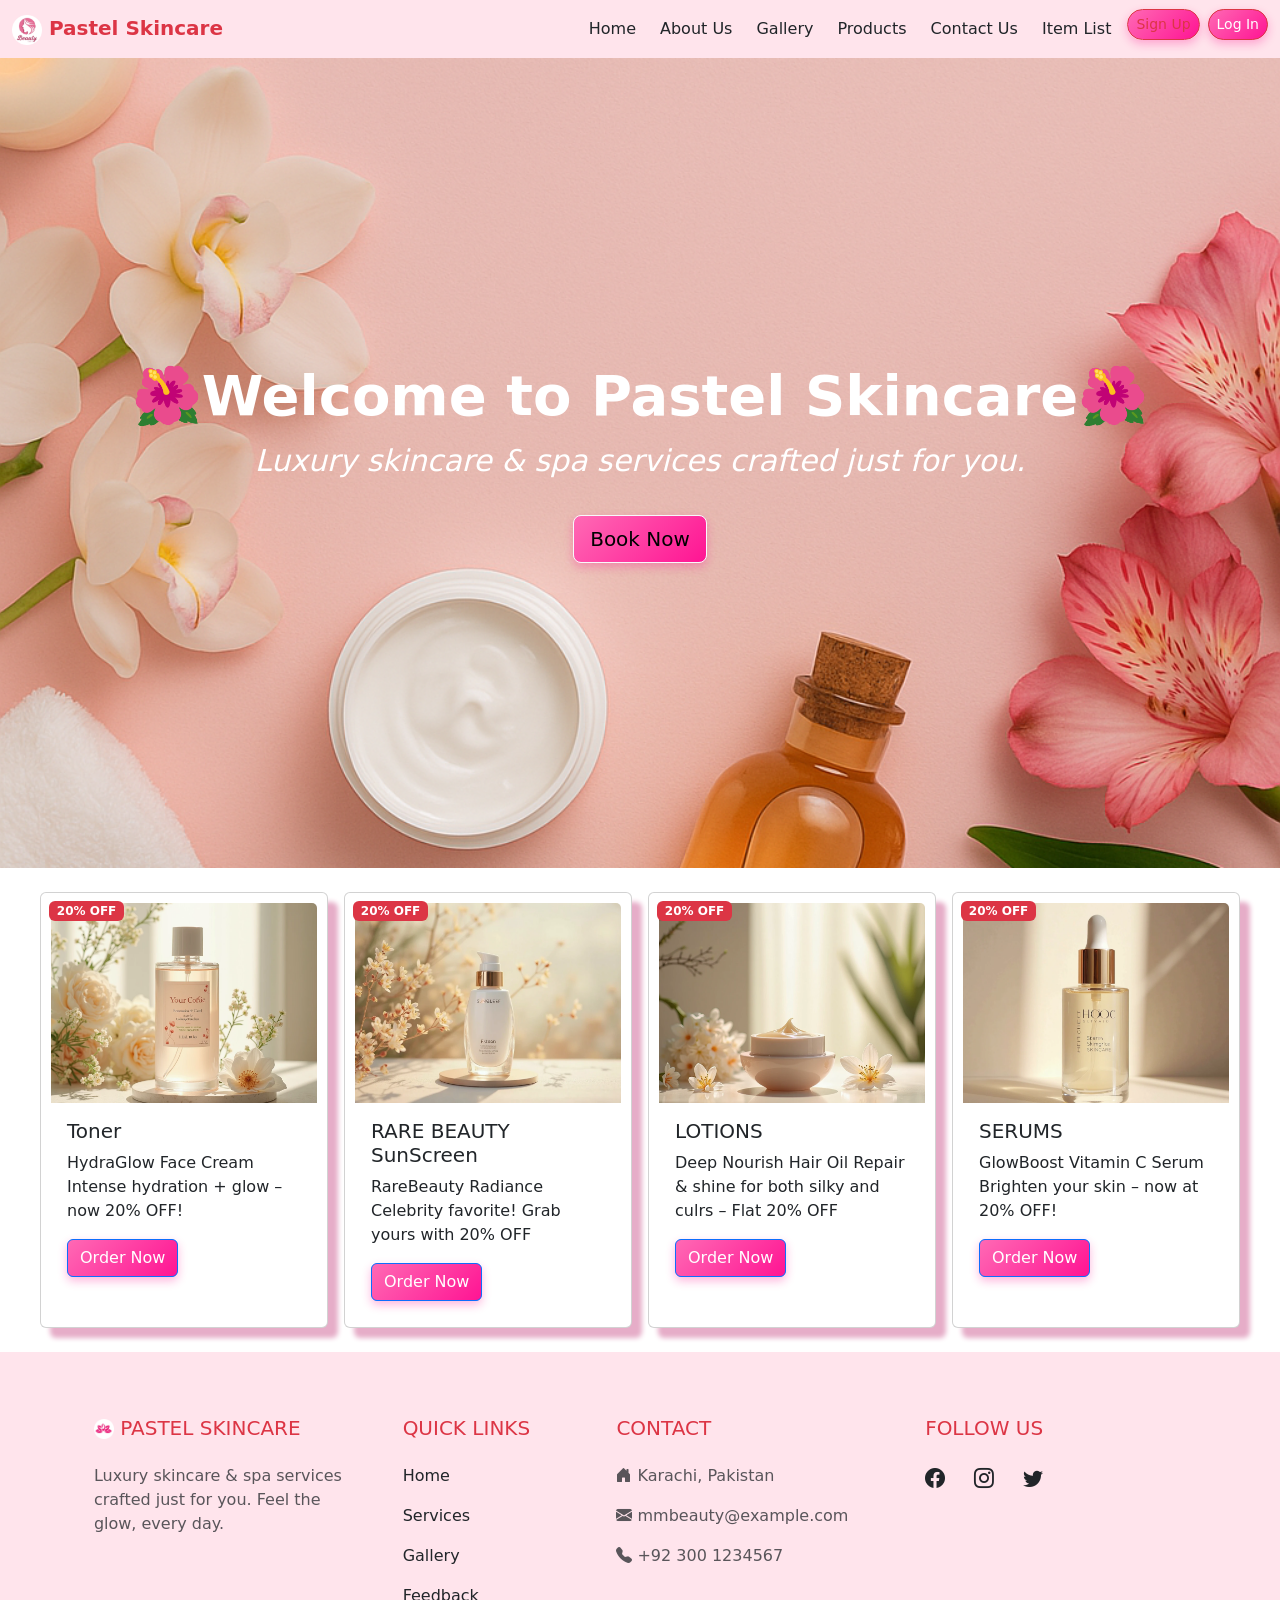
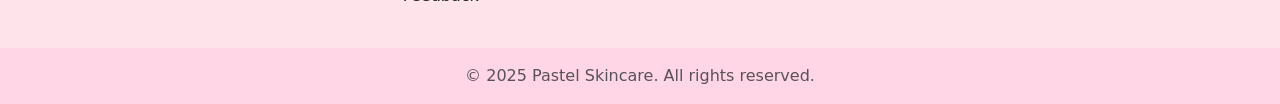
<file: index.html>
<!DOCTYPE html>
<html lang="en">
<head>
    <meta charset="UTF-8">
    <meta name="viewport" content="width=device-width, initial-scale=1.0">
    <title>Home | Pastel Skincare🌺</title>
    <link href="https://cdn.jsdelivr.net/npm/bootstrap@5.0.2/dist/css/bootstrap.min.css" rel="stylesheet" integrity="sha384-EVSTQN3/azprG1Anm3QDgpJLIm9Nao0Yz1ztcQTwFspd3yD65VohhpuuCOmLASjC" crossorigin="anonymous">
    <link href="https://fonts.googleapis.com/css2?family=Playfair+Display:wght@500;700&display=swap" rel="stylesheet">
    <!-- added by urs truly, Aala -->
  <link rel="icon" type="image/png" href="./1favicon/apple-touch-icon(2).png" sizes="96x96" />
  <style>
    body {
      background-color: #fff0f5;
      /* font-family: 'Segoe UI', sans-serif; */
      font-family: 'Playfair Display', serif;
    }
  </style>
  <link rel="stylesheet" href="https://cdn.jsdelivr.net/npm/bootstrap-icons@1.10.5/font/bootstrap-icons.css">
</head>
<body>
  
    <!DOCTYPE html>
    <html lang="en">
    <head>
      <meta charset="UTF-8">
      <title>Home | Pastel Skincare🌺</title>
      <link href="https://fonts.googleapis.com/css2?family=Playfair+Display:wght@500;700&display=swap" rel="stylesheet">
      <style>

        body {
      font-family: 'Playfair Display', serif;
    }
        .card-container {
  display: flex;
  gap: 20px; 
  overflow-x:left-right ; 
  padding: 10px;
}

.card {
  width: 250px;
  border: 1px solid #fad5e6;
  border-radius: 5px;
  padding: 10px;
  flex-shrink: 0;
  box-shadow: 10px 10px 5px rgb(230, 173, 200);
  background-color: #fad5e6;
}
.card-img-top {
  height: 200px;          
  object-fit: cover;      
}

.btn {
  background: linear-gradient(135deg, #ff69b4, #ff1493);
  color: white;
  border: palevioletred;
  border-radius: 30px;
  padding: 10px 20px;
  font-weight: bold;
  transition: all 0.3s ease;
  box-shadow: 0 4px 10px rgba(255, 20, 147, 0.3);
}

.btn:hover {
  background: linear-gradient(135deg, #ff1493, #c71585);
  transform: scale(1.05);
  box-shadow: 0 6px 12px rgba(199, 21, 133, 0.4);
}

/* added by urs truly, Aala */
.card :hover {
  cursor: pointer;
  /* height: 240px;
  width: 270px;
  margin: 2;
  padding: 4; */
}
.custom-shadow {
  box-shadow: 0 8px 20px hsla(332, 100%, 89%, 0.918);
  transition: box-shadow 0.3s ease-in-out;
}
.custom-shadow:hover {
  box-shadow: 0 12px 28px hsla(332, 100%, 89%, 0.918);
}


#loader-wrapper {
  position: fixed;
  top: 0; left: 0;
  width: 100%; height: 100%;
  background: #fff0f6;
  z-index: 9999;
  display: flex;
  align-items: center;
  justify-content: center;
  flex-direction: column;
}

.heart {
  position: relative;
  width: 80px;
  height: 70px;
  background: pink;
  transform: rotate(-45deg);
  animation: pulse 1.5s infinite;
}

.heart::before, .heart::after {
  content: '';
  position: absolute;
  width: 80px;
  height: 70px;
  background: pink;
  border-radius: 50%;
}

.heart::before {
  top: -40px;
  left: 0;
}

.heart::after {
  top: 0;
  left: 40px;
}

@keyframes pulse {
  0%   { transform: scale(1) rotate(-45deg); opacity: 1; }
  50%  { transform: scale(1.1) rotate(-45deg); opacity: 0.7; }
  100% { transform: scale(1) rotate(-45deg); opacity: 1; }
}

.loader-text {
  margin-top: 1.5rem;
  font-size: 1.5rem;
  color: #d77fa1;
  font-weight: bold;
  animation: shimmer 2s infinite;
}

@keyframes shimmer {
  0% { opacity: 0.3; }
  50% { opacity: 1; }
  100% { opacity: 0.3; }
}

.fading-flower {
  position: absolute;
  width: 40px;
  height: 40px;
  background: radial-gradient(circle at center, #ffc0cb 0%, transparent 70%);
  border-radius: 50%;
  animation: float 5s infinite ease-in-out;
  opacity: 0.6;
}

.vb{
  justify-content: end;
  align-items: end;
}
      </style>
      <meta name="viewport" content="width=device-width, initial-scale=1">
      <link href="https://cdn.jsdelivr.net/npm/bootstrap@5.3.3/dist/css/bootstrap.min.css" rel="stylesheet">
    </head>
    <body>
    <!-- <nav class="navbar navbar-expand-lg navbar-dark bg-dark shadow">
      <div class="container-fluid">
        <a class="navbar-brand fw-bold .text-sucess " href="#"><img src="./1favicon/favicon(2).ico" alt=""> Pastel Skincare</a>
        <button class="navbar-toggler" type="button" data-bs-toggle="collapse" data-bs-target="#vipNavbar">
          <span class="navbar-toggler-icon"></span>
        </button>
        <div id="vipNavbar">
          <ul class="navbar-nav ms-auto">
            <li class="nav-item">
              <a class="nav-link active" href="#">Home</a>
            </li>
            <li class="nav-item">
              <a class="nav-link" href="./aaaaaaaaaaaan.html">Order Now</a>
            </li>
            <li class="nav-item">
              <a class="nav-link" href="./gallerypage01.html">Gallery</a>
            </li>
            <li class="nav-item dropdown">
              <a class="nav-link dropdown-toggle" href="#">About Us</a>
              <ul class="dropdown-menu dropdown-menu-end">
                <li><a class="dropdown-item" href="./AboutUs.html">About Us</a></li>
                <li><a class="dropdown-item" href="#">Services</a></li>
                <li><a class="dropdown-item" href="#">Skin Serums</a></li>
              </ul>
            </li>
            <li class="nav-item">
              <a class="nav-link" href="#">Contact</a>
            </li>
            <li class="nav-item">
              <a class="nav-link" href="./OrderPage.html">Cart</a>
            </li>
            <div><button type="button" class="btn btn-primary"><a href="./login.html"></a> Log In</button></div>
          <span>  <div><button type="button" class="btn btn-primary"><a href="./registeration_form.html"></a> Sign Up</button></div></span>
          </ul>
        </div>
      </div>
    </nav> -->
    <nav class="navbar navbar-expand-lg navbar-light" style="background-color: #ffe4ec;">
  <div class="container-fluid">
    <a class="navbar-brand fw-bold text-danger" href="#">
      <img src="./1favicon/favicon(2).ico" alt="Logo" style="height: 30px;"> Pastel Skincare
    </a>
    <button class="navbar-toggler" type="button" data-bs-toggle="collapse" data-bs-target="#navbarNav">
      <span class="navbar-toggler-icon"></span>
    </button>
    <div class="collapse navbar-collapse justify-content-end" id="navbarNav">
      <ul class="navbar-nav gap-2">
        <li class="nav-item"><a class="nav-link text-dark" href="#">Home</a></li>
        <li class="nav-item"><a class="nav-link text-dark" href="./AboutUs.html">About Us</a></li>
        <li class="nav-item"><a class="nav-link text-dark" href="./gallerypage.html">Gallery</a></li>
        <li class="nav-item"><a class="nav-link text-dark" href="./product.html">Products</a></li>
        <li class="nav-item"><a class="nav-link text-dark" href="./contactus.html">Contact Us</a></li>
        <li class="nav-item"><a class="nav-link text-dark" href="./OrderPage.html">Item List</a></li>
        <li class="nav-item">
          <a href="./registeration_form.html" class="btn btn-outline-danger btn-sm rounded-pill">Sign Up</a>
        </li>
        <li class="nav-item">
          <a href="./login.html" class="btn btn-danger btn-sm rounded-pill">Log In</a>
        </li>
      </ul>
    </div>
  </div>
</nav>
  
<section class="text-center text-white d-flex align-items-center justify-content-center" style="
background: url(./image/ChatGPT\ Image\ May\ 6\,\ 2025\,\ 12_22_54\ PM.png) no-repeat center center;
background-size: cover;
height: 90vh;
position: relative;
">
<div class=" container-fluid -bg-dark bg-opacity-50 p-5 rounded">
  <h1 class="display-4 fw-bold">🌺Welcome to Pastel Skincare🌺</h1>
  <p class="lead" style="font-size: 30px;"><i>Luxury skincare & spa services crafted just for you.</i></p>
  <a href="./gallerypage.html" class="btn btn-light btn-lg mt-3">Book Now</a>
</div>
</section>
<div class="d-flex flex-row flex-wrap gap-3 justify-content-center p-4">
    <div class="card" style="width: 18rem;">  <span class="badge bg-danger position-absolute top-0 start-0 m-2">20% OFF</span>

      <img src="./image/ton.png" class="card-img-top" alt="...">
      <div class="card-body">
        <h5 class="card-title">Toner</h5>
        <p class="card-text">HydraGlow Face Cream
     Intense hydration + glow – now 20% OFF!</p>
        <a href="./product.html" class="btn btn-primary">Order Now</a>
      </div>
    </div>
  
    <div class="card" style="width: 18rem;">
        <span class="badge bg-danger position-absolute top-0 start-0 m-2">20% OFF</span>

      <img src="./image/sun1.png" class="card-img-top" alt="...">
      <div class="card-body">
        <h5 class="card-title">RARE BEAUTY SunScreen</h5>
        <p class="card-text">RareBeauty Radiance
         Celebrity favorite! Grab yours with 20% OFF</p>
        <a href="./product.html" class="btn btn-primary">Order Now</a>
      </div>
    </div>
  
    <div class="card" style="width: 18rem;">
        <span class="badge bg-danger position-absolute top-0 start-0 m-2">20% OFF</span>

      <img src="./image/mos.png" class="card-img-top" alt="...">
      <div class="card-body">
        <h5 class="card-title">LOTIONS</h5>
        <p class="card-text">Deep Nourish Hair Oil
       Repair & shine for both silky and culrs – Flat 20% OFF</p>
        <a href="./product.html" class="btn btn-primary">Order Now</a>
      </div>
    </div>
  
    <div class="card" style="width: 18rem;">
        <span class="badge bg-danger position-absolute top-0 start-0 m-2">20% OFF</span>

      <img src="./image/serum2.png" class="card-img-top" alt="...">
      <div class="card-body">
        <h5 class="card-title">SERUMS</h5>
        <p class="card-text">GlowBoost Vitamin C Serum
         Brighten your skin – now at 20% OFF!</p>
        <a href="./aaaaaaaaaaaan.html" class="btn btn-primary">Order Now</a>
      </div>
    </div>
  </div>
<!-- <div class="vb"><button type="button" class="btn btn-primary"><a href="./aaaaaaaaaaaan.html"></a> Veiw More</button></div></span> -->
  
  <footer class="pt-5 pb-4" style="background-color: #ffe4ec;">
  <div class="container text-center text-md-start">
    <div class="row">
      <div class="col-md-3 col-lg-3 col-xl-3 mx-auto mt-3">
        <h5 class="text-uppercase mb-4 font-weight-bold text-danger">
          <img src="./1favicon/favicon(1).ico" alt="Icon" style="height: 20px;"> Pastel Skincare
        </h5>
        <p class="text-muted">Luxury skincare & spa services crafted just for you. Feel the glow, every day.</p>
      </div>

      <div class="col-md-2 col-lg-2 col-xl-2 mx-auto mt-3">
        <h5 class="text-uppercase mb-4 font-weight-bold text-danger">Quick Links</h5>
        <p><a href="./index.html" class="text-dark text-decoration-none">Home</a></p>
        <p><a href="./AboutUs.html" class="text-dark text-decoration-none">Services</a></p>
        <p><a href="./gallerypage.html" class="text-dark text-decoration-none">Gallery</a></p>
        <p><a href="./feedback.html" class="text-dark text-decoration-none">Feedback</a></p>
      </div>

      <div class="col-md-4 col-lg-3 col-xl-3 mx-auto mt-3">
        <h5 class="text-uppercase mb-4 font-weight-bold text-danger">Contact</h5>
        <p class="text-muted"><i class="bi bi-house-door-fill"></i> Karachi, Pakistan</p>
        <p class="text-muted"><i class="bi bi-envelope-fill"></i> mmbeauty@example.com</p>
        <p class="text-muted"><i class="bi bi-telephone-fill"></i> +92 300 1234567</p>
      </div>

      <div class="col-md-3 col-lg-4 col-xl-3 mx-auto mt-3">
        <h5 class="text-uppercase mb-4 font-weight-bold text-danger">Follow us</h5>
        <a href="https://www.facebook.com/?_rdr" class="text-dark me-4 fs-5"><i class="bi bi-facebook"></i></a>
        <a href="https://www.instagram.com/" class="text-dark me-4 fs-5"><i class="bi bi-instagram"></i></a>
        <a href="https://x.com/i/flow/login?redirect_after_login=%2Fexplore" class="text-dark me-4 fs-5"><i class="bi bi-twitter"></i></a>
      </div>
    </div>
  </div>
</footer>

<footer class="text-center py-3" style="background-color: #ffd6e6;">
  <p class="mb-0 text-muted">&copy; 2025 Pastel Skincare. All rights reserved.</p>
</footer>


    <script src="https://cdn.jsdelivr.net/npm/bootstrap@5.0.2/dist/js/bootstrap.bundle.min.js" integrity="sha384-MrcW6ZMFYlzcLA8Nl+NtUVF0sA7MsXsP1UyJoMp4YLEuNSfAP+JcXn/tWtIaxVXM" crossorigin="anonymous"></script>

    <!-- added by urs truly, Aala -->
     <div id="loader-wrapper">
  <div class="heart"></div>
  <div class="loader-text">Loading Pastel Magic...</div>
  <div class="fading-flower" style="top: 20%; left: 25%; animation-delay: 1s;"></div>
  <div class="fading-flower" style="top: 40%; left: 70%; animation-delay: 2s;"></div>
  <div class="fading-flower" style="top: 60%; left: 50%; animation-delay: 3s;"></div>
</div>
     <script>
  function showLoader() {
    document.getElementById("loader-wrapper").style.display = "flex";
  }
</script>
  <script>
  window.addEventListener("load", () => {
    const loader = document.getElementById("loader-wrapper");
    loader.style.opacity = "0";
    setTimeout(() => loader.style.display = "none", 700);
  });
</script>
</body>
</html>
</file>
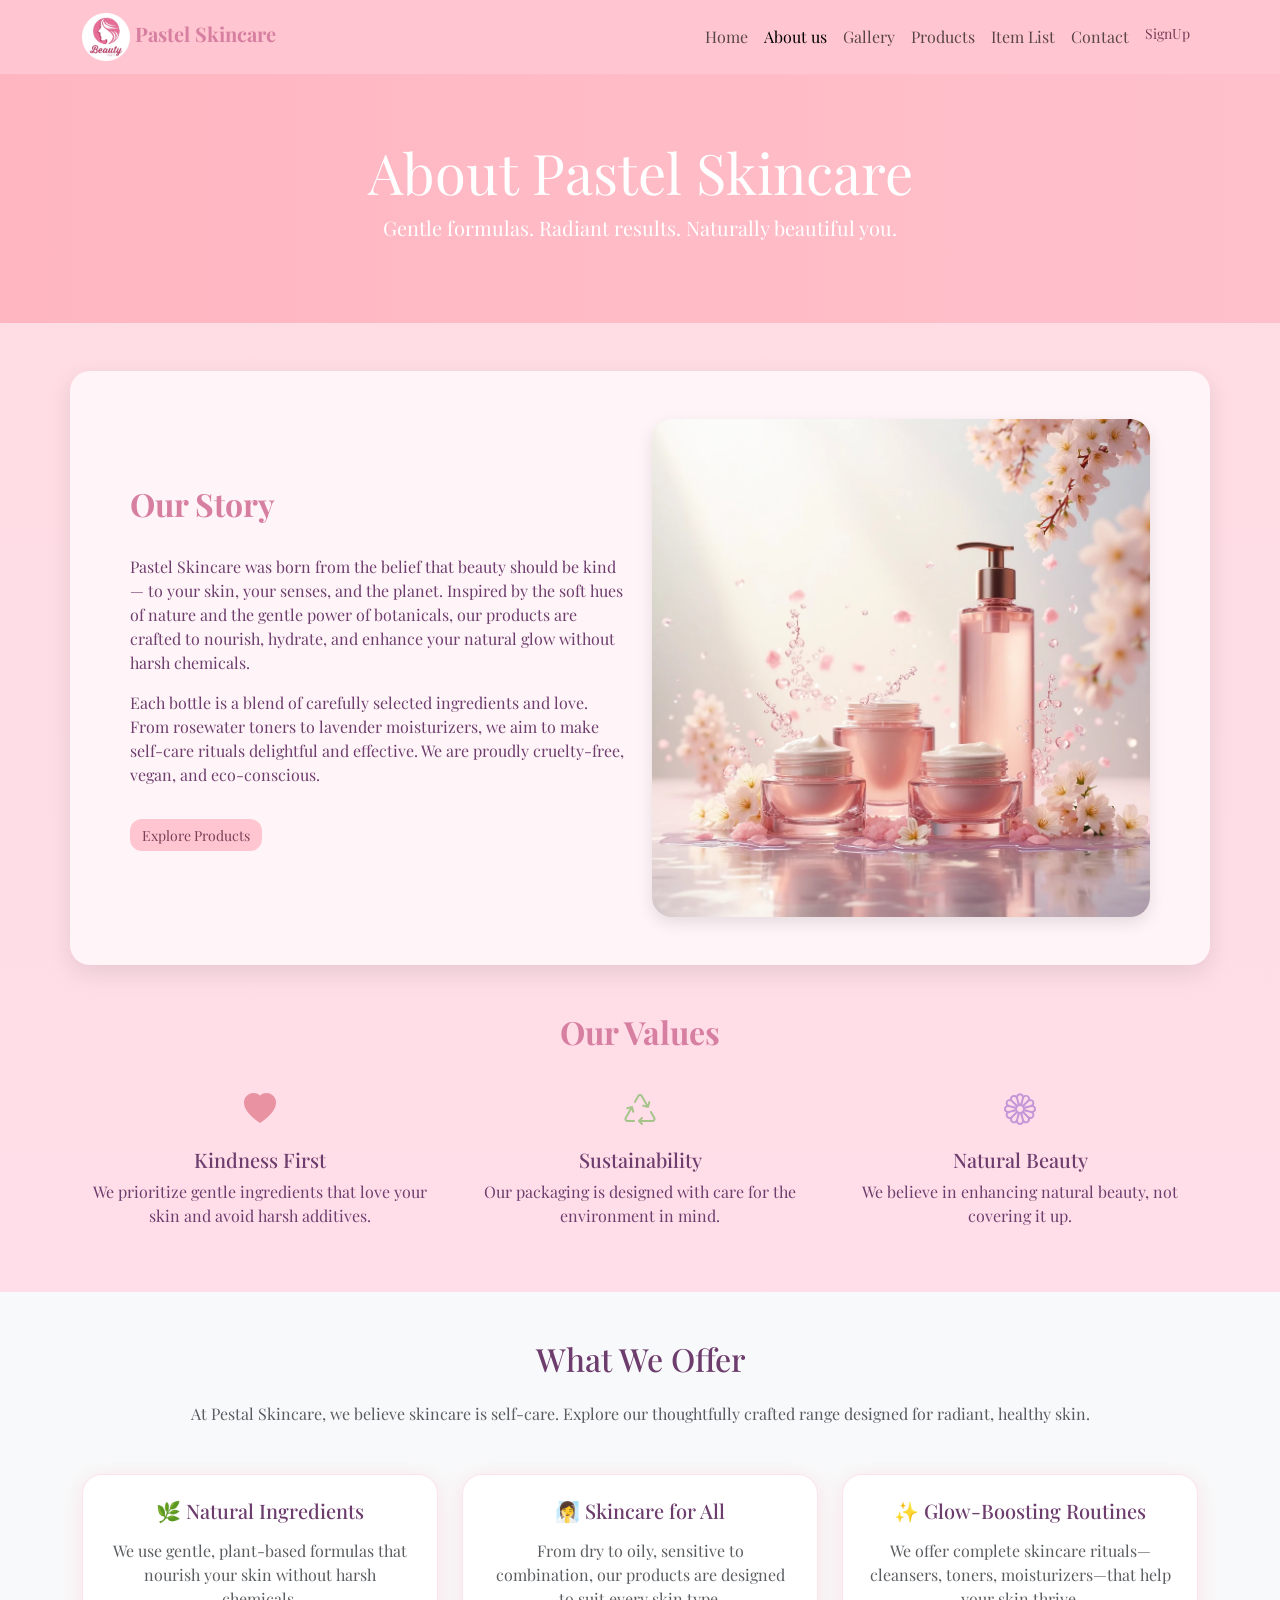
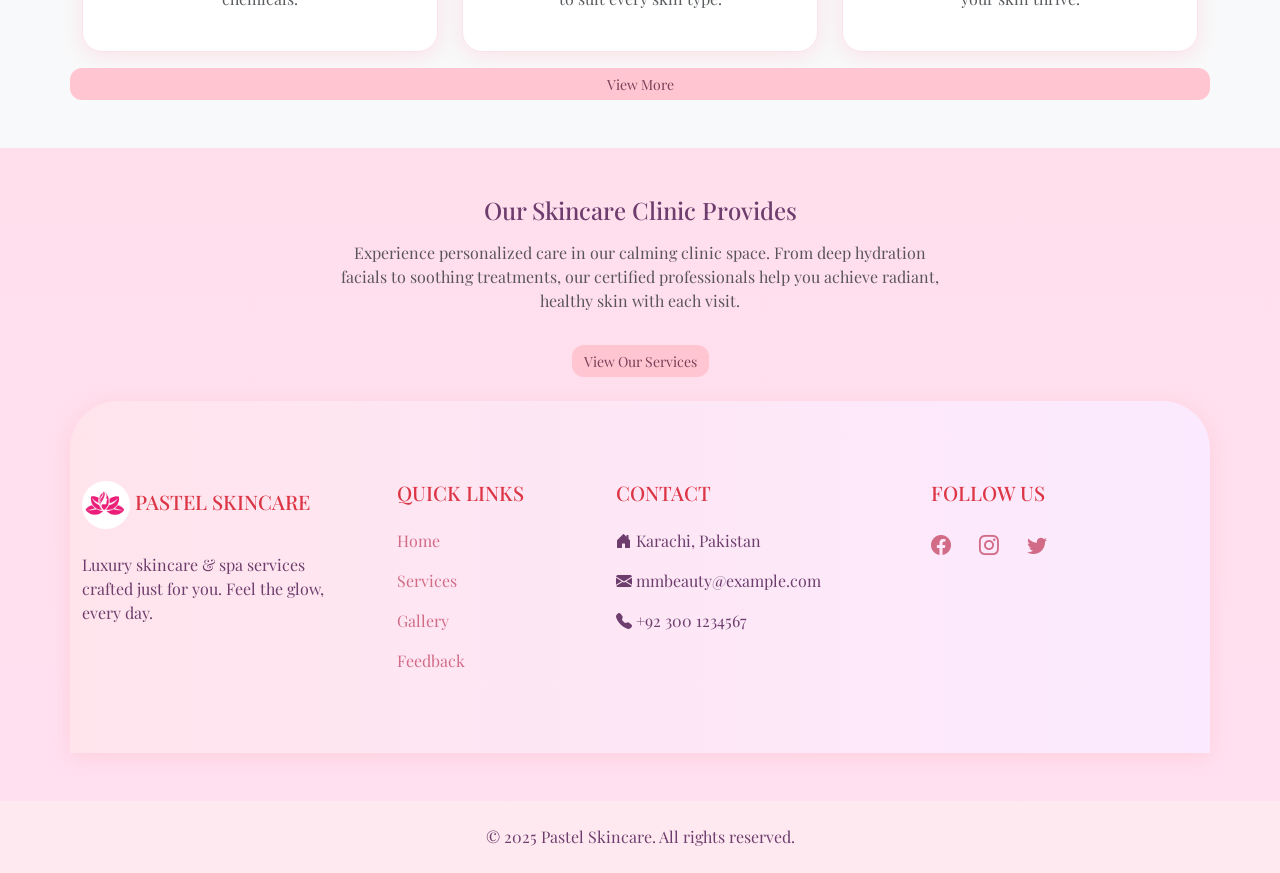
<file: AboutUs.html>
<!DOCTYPE html>
<html lang="en">
<head>
  <meta charset="UTF-8">
  <meta name="viewport" content="width=device-width, initial-scale=1.0">
  <title>About Us | Pastel Skincare🌺</title>
  <link href="https://cdn.jsdelivr.net/npm/bootstrap@5.3.3/dist/css/bootstrap.min.css" rel="stylesheet">
  <link href="https://fonts.googleapis.com/css2?family=Playfair+Display:wght@500;700&display=swap" rel="stylesheet">
  <link rel="stylesheet" href="https://cdn.jsdelivr.net/npm/bootstrap-icons@1.10.5/font/bootstrap-icons.css">
  <link rel="icon" type="image/png" href="./1favicon/apple-touch-icon(2).png" sizes="96x96" />
  <link rel="stylesheet" href="./about.css">
</head>
<body>
     <nav class="navbar navbar-expand-lg sticky-top">
    <div class="container">
      <a class="navbar-brand" href="#"><img src="./1favicon/favicon(2).ico" alt=""> Pastel Skincare</a>
      <button class="navbar-toggler" type="button" data-bs-toggle="offcanvas" data-bs-target="#cartSidebar" aria-controls="cartSidebar">
        <span class="navbar-toggler-icon"></span>
      </button>
      <div class="collapse navbar-collapse">
        <ul class="navbar-nav ms-auto">
          <li class="nav-item">
            <a class="nav-link" href="./index.html" onclick="showLoader()">Home</a>
          </li>
          <li class="nav-item">
            <a class="nav-link active" href="./AboutUs.html" onclick="showLoader()">About us</a>
          </li>
          <li class="nav-item">
            <a class="nav-link" href="./gallerypage.html" onclick="showLoader()">Gallery</a>
          </li>
          <li class="nav-item">
            <a class="nav-link" href="./product.html" onclick="showLoader()">Products</a>
          </li>
          <li class="nav-item"><a class="nav-link" href="./OrderPage.html">Item List</a></li>
          <li class="nav-item">
            <a class="nav-link" href="contactus.html">Contact</a>
          </li>
          <li class="nav-item">
            <a class="nav-link btn-pastel" href="./registeration_form.html" onclick="showLoader()">SignUp</a>
          </li>
        </ul>
      </div>
    </div>
  </nav> 

  <header>
    <h1 class="display-4">About Pastel Skincare</h1>
    <p class="lead">Gentle formulas. Radiant results. Naturally beautiful you.</p>
  </header>

  <div class="container my-5">
    <div class="row align-items-center about-section">
      <div class="col-md-6">
        <h2 class="section-title">Our Story</h2>
        <p>
          Pastel Skincare was born from the belief that beauty should be kind — to your skin, your senses, and the planet.
          Inspired by the soft hues of nature and the gentle power of botanicals, our products are crafted to nourish,
          hydrate, and enhance your natural glow without harsh chemicals.
        </p>
        <p>
          Each bottle is a blend of carefully selected ingredients and love. From rosewater toners to lavender moisturizers,
          we aim to make self-care rituals delightful and effective. We are proudly cruelty-free, vegan, and eco-conscious.
        </p>
        <a href="./product.html" class="btn btn-pastel mt-3">Explore Products</a>
      </div>
      <div class="col-md-6 text-center">
        <img src="./image/sbg4.png" alt="About Us Image" class="about-img">
      </div>
    </div>
  </div>

  <div class="container my-5">
    <h2 class="text-center section-title">Our Values</h2>
    <div class="row text-center">
      <div class="col-md-4">
        <i class="bi bi-heart-fill" style="font-size: 2rem; color: #e892a2;"></i>
        <h5 class="mt-3">Kindness First</h5>
        <p>We prioritize gentle ingredients that love your skin and avoid harsh additives.</p>
      </div>
      <div class="col-md-4">
        <i class="bi bi-recycle" style="font-size: 2rem; color: #a6c48a;"></i>
        <h5 class="mt-3">Sustainability</h5>
        <p>Our packaging is designed with care for the environment in mind.</p>
      </div>
      <div class="col-md-4">
        <i class="bi bi-flower1" style="font-size: 2rem; color: #c397d8;"></i>
        <h5 class="mt-3">Natural Beauty</h5>
        <p>We believe in enhancing natural beauty, not covering it up.</p>
      </div>
    </div>
  </div>
<section class="py-5 bg-light">
  <div class="container text-center">
    <h2 class="mb-4">What We Offer</h2>
    <p class="mb-5 text-muted">At Pestal Skincare, we believe skincare is self-care. Explore our thoughtfully crafted range designed for radiant, healthy skin.</p>
    
    <div class="row g-4">
      <div class="col-md-4">
        <div class="p-4 bg-white pastel-card h-100">
          <h5 class="mb-3">🌿 Natural Ingredients</h5>
          <p class="text-muted">We use gentle, plant-based formulas that nourish your skin without harsh chemicals.</p>
        </div>
      </div>
      <div class="col-md-4">
        <div class="p-4 bg-white pastel-card h-100">
          <h5 class="mb-3">🧖‍♀️ Skincare for All</h5>
          <p class="text-muted">From dry to oily, sensitive to combination, our products are designed to suit every skin type.</p>
        </div>
      </div>
      <div class="col-md-4">
        <div class="p-4 bg-white pastel-card h-100">
          <h5 class="mb-3">✨ Glow-Boosting Routines</h5>
          <p class="text-muted">We offer complete skincare rituals—cleansers, toners, moisturizers—that help your skin thrive.</p>
        </div>
      </div>
      <a href="./gallerypage.html" class="btn btn-pastel mt-3">View More</a>

    </div>
  </div>
</section>

<section>
<div class="text-center mt-5">
  <h4 class="mb-3">Our Skincare Clinic Provides</h4>
  <p class="text-muted mx-auto" style="max-width: 600px;">
    Experience personalized care in our calming clinic space. From deep hydration facials to soothing treatments, our certified professionals help you achieve radiant, healthy skin with each visit.
  </p>
    <a href="./gallerypage.html" class="btn btn-pastel mt-3">View Our Services</a>
</div>
</section>
<span><br></span>
    <footer>
      <div class="container containerr text-center text-md-start">
      <div class="row text-center text-md-start">
    
        <div class="col-md-3 col-lg-3 col-xl-3 mx-auto mt-3">
          <h5 class="text-uppercase mb-4 font-weight-bold text-danger"><img src="./1favicon/favicon(1).ico" alt=""> Pastel Skincare</h5>
          <p class="p2">Luxury skincare & spa services crafted just for you. Feel the glow, every day.</p>
        </div>
  
        <!-- Quick Links -->
        <div class="col-md-2 col-lg-2 col-xl-2 mx-auto mt-3">
          <h5 class="text-uppercase mb-4 font-weight-bold text-danger">Quick Links</h5>
          <p><a href="./index.html" class="text-dirty-pink text-decoration-none">Home</a></p>
          <p><a href="./AboutUs.html" class="text-dirty-pink text-decoration-none">Services</a></p>
          <p><a href="./gallerypage.html" class="text-dirty-pink text-decoration-none">Gallery</a></p>
          <p><a href="./feedback.html" class="text-dirty-pink text-decoration-none">Feedback</a></p>
        </div>
        <div class="col-md-4 col-lg-3 col-xl-3 mx-auto mt-3">
          <h5 class="text-uppercase mb-4 font-weight-bold text-danger">Contact</h5>
          <p><i class="bi bi-house-door-fill"></i> Karachi, Pakistan</p>
          <p><i class="bi bi-envelope-fill"></i> mmbeauty@example.com</p>
          <p><i class="bi bi-telephone-fill"></i> +92 300 1234567</p>
        </div>
        <div class="col-md-3 col-lg-4 col-xl-3 mx-auto mt-3">
          <h5 class="text-uppercase mb-4 font-weight-bold text-danger">Follow us</h5>
          <a href="https://www.facebook.com/?_rdr" class="text-dirty-pink me-4 fs-5"><i class="bi bi-facebook"></i></a>
          <a href="https://www.instagram.com/" class="text-dirty-pink me-4 fs-5"><i class="bi bi-instagram"></i></a>
          <a href="https://x.com/i/flow/login?redirect_after_login=%2Fexplore" class="text-dirty-pink me-4 fs-5"><i class="bi bi-twitter"></i></a>
          </div>
        </div>
    </div>
</footer>

<footer class="text-center py-4 mt-5" style="background-color: #ffe9f0;">
    <p class="mb-0">&copy; 2025 Pastel Skincare. All rights reserved.</p>
  </footer>

</body>
</html>
</file>
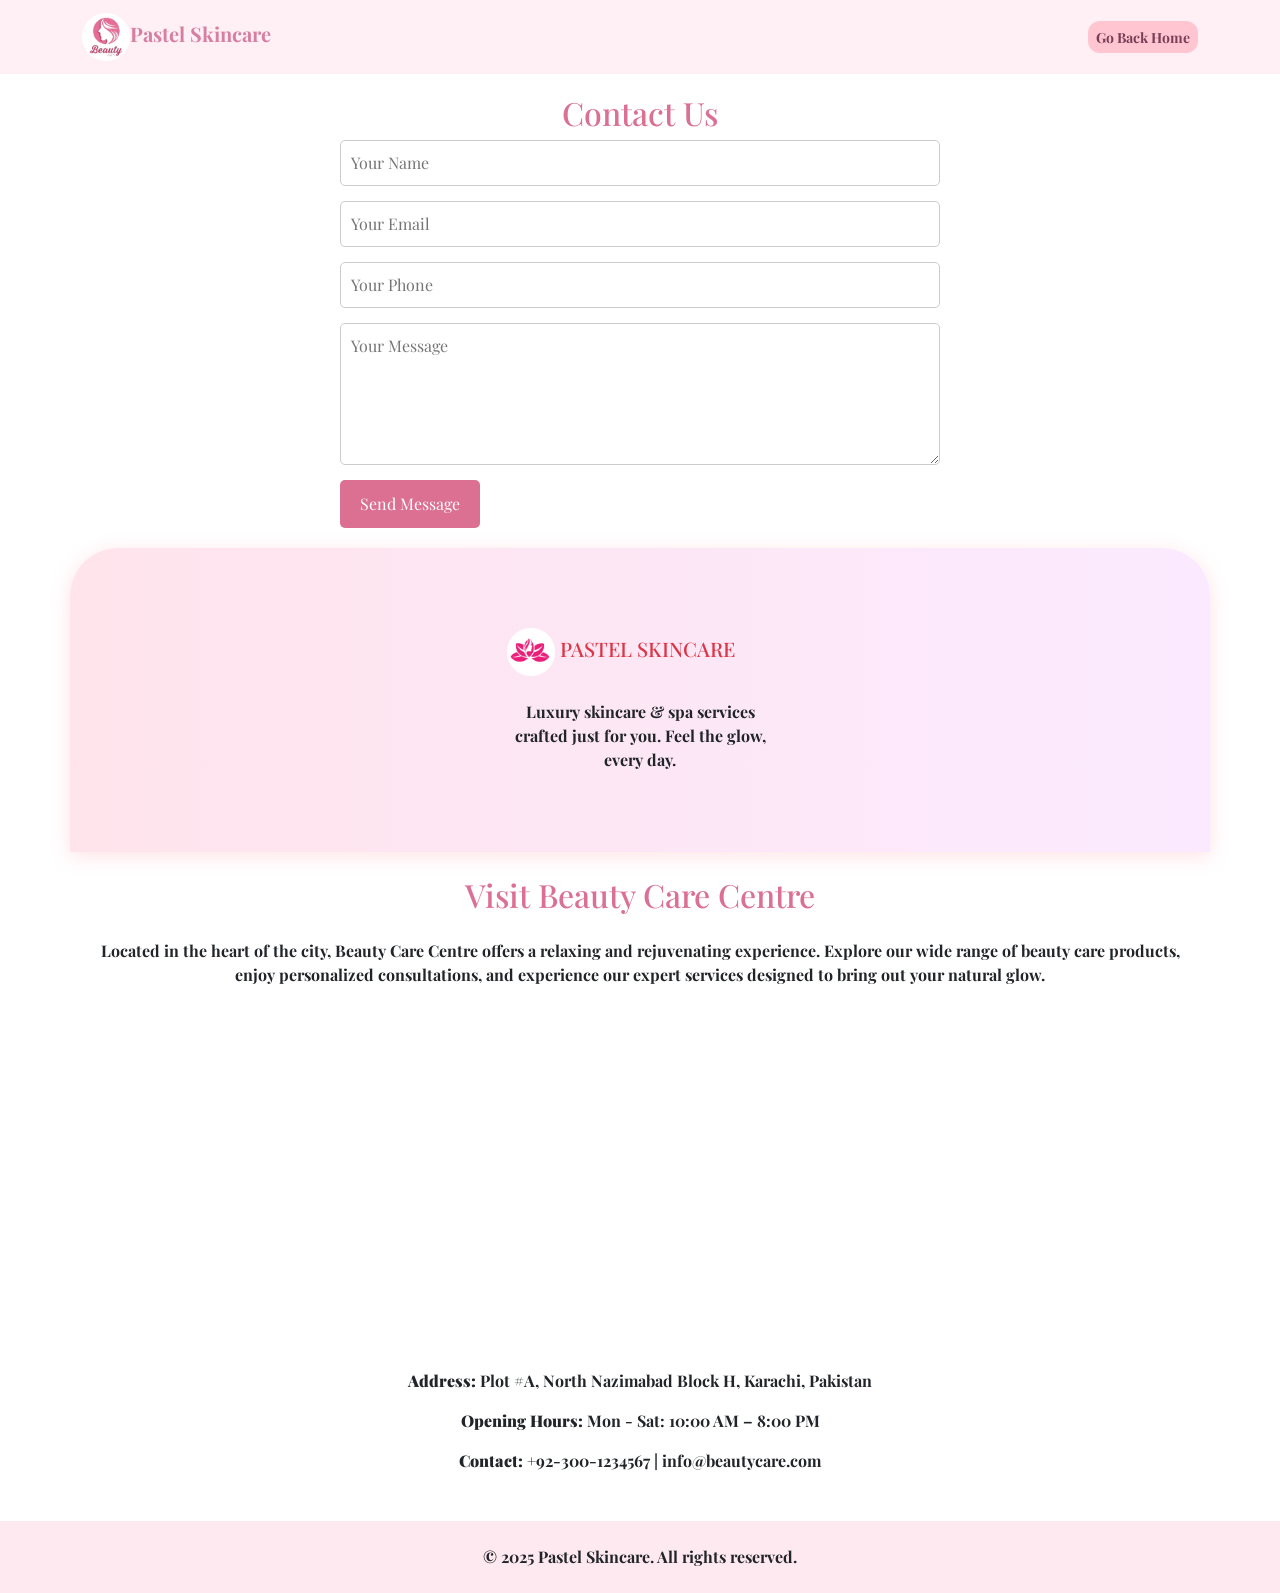
<file: contactus.html>
<!DOCTYPE html>
<html lang="en">
<head>
    <meta charset="UTF-8">
    <meta name="viewport" content="width=device-width, initial-scale=1.0">
    <title>Contuct Us | Pastel Skincare🌺</title>
</head>
<body>
    <!DOCTYPE html>
<html lang="en">
<head>
  <meta charset="UTF-8" />
  <meta name="viewport" content="width=device-width, initial-scale=1.0"/>
  <title>Contuct Us</title>
  <link href="https://fonts.googleapis.com/css2?family=Playfair+Display:wght@500;700&display=swap" rel="stylesheet">
  <link href="https://cdn.jsdelivr.net/npm/bootstrap@5.0.2/dist/css/bootstrap.min.css" rel="stylesheet"/>
  <link rel="icon" type="image/png" href="./1favicon/favicon(2).ico" sizes="96x96" />
 <link rel="stylesheet" href="contact.css">
 
</head>
<body>

  <!-- Navbar -->
  <nav class="navbar navbar-expand-lg navbar-light sticky-top" style="background-color: #fff0f5;">
    <div class="container">
      <a class="navbar-brand" href="#">
        <img src="./1favicon/favicon(2).ico">Pastel Skincare</a>
      <button class="navbar-toggler" type="button" data-bs-toggle="collapse" data-bs-target="#navbarNav"
        aria-controls="navbarNav" aria-expanded="false" aria-label="Toggle navigation">
        <span class="navbar-toggler-icon"></span>
      </button>
      <div class="collapse navbar-collapse" id="navbarNav">
        <ul class="navbar-nav ms-auto">
          <li class="nav-item">
            <a class="nav-link btn-pastel" href="./index.html" onclick="showLoader()">Go Back Home</a>
          </li>
        </ul>
      </div>
    </div>
  </nav>

  <!-- Contact Section -->
  <section id="contact">
    <h2>Contact Us</h2>
    <form id="contactForm" class="contact-form">
      <div class="form-group">
        <input type="text" id="name" placeholder="Your Name" required />
        <input type="email" id="email" placeholder="Your Email" required />
      </div>
      <div class="form-group">
        <input type="tel" id="phone" placeholder="Your Phone" required />
      </div>
      <div class="form-group">
        <textarea id="query" placeholder="Your Message" rows="5" required></textarea>
      </div>
      <button type="submit">Send Message</button>
    </form>
  </section>

  <!-- Location Section -->
  <section class="location-section">
    <footer>
      <div class="container containerr text-center text-md-start">
        <div class="row text-center text-md-start">
          <div class="col-md-3 col-lg-3 col-xl-3 mx-auto mt-3">
            <h5 class="text-uppercase mb-4 font-weight-bold text-danger">
              <img src="./1favicon/favicon(1).ico" alt=""> Pastel Skincare
            </h5>
            <p class="p2">Luxury skincare & spa services crafted just for you. Feel the glow, every day.</p>
          </div>
        </div>
      </div>

      <div class="container mt-4">
        <h2 class="text-center text-pink mb-4">Visit Beauty Care Centre</h2>
        <p>
          Located in the heart of the city, Beauty Care Centre offers a relaxing and rejuvenating experience.
          Explore our wide range of beauty care products, enjoy personalized consultations, and experience our expert services
          designed to bring out your natural glow.
        </p>
        <div>
          <iframe class="embed-responsive-item"
            src="https://www.google.com/maps/embed?pb=!1m18!1m12!1m3!1d3618.1522338510417!2d67.03217337443196!3d24.926883342598195!2m3!1f0!2f0!3f0!3m2!1i1024!2i768!4f13.1!3m3!1m2!1s0x3eb33f90157042d3%3A0x93d609e8bec9a880!2sAptech%20Computer%20Education%20North%20Nazimabad%20Center!5e0!3m2!1sen!2s!4v1748369623170!5m2!1sen!2s"
            allowfullscreen="" loading="lazy" referrerpolicy="no-referrer-when-downgrade"
            style="width: 100%; max-width: 700px; height: 350px; margin: 0 auto; display: block;"></iframe>
        </div>

        <div class="mt-3">
          <p><strong>Address:</strong> Plot #A, North Nazimabad Block H, Karachi, Pakistan</p>
          <p><strong>Opening Hours:</strong> Mon - Sat: 10:00 AM – 8:00 PM</p>
          <p><strong>Contact:</strong> +92-300-1234567 | info@beautycare.com</p>
        </div>
      </div>
    </footer>

    <footer class="text-center py-4 mt-5" style="background-color: #ffe9f0;">
      <p class="mb-0">&copy; 2025 Pastel Skincare. All rights reserved.</p>
    </footer>
  </section>
  <script src="contact.js"></script>
</body>
</html>
</file>
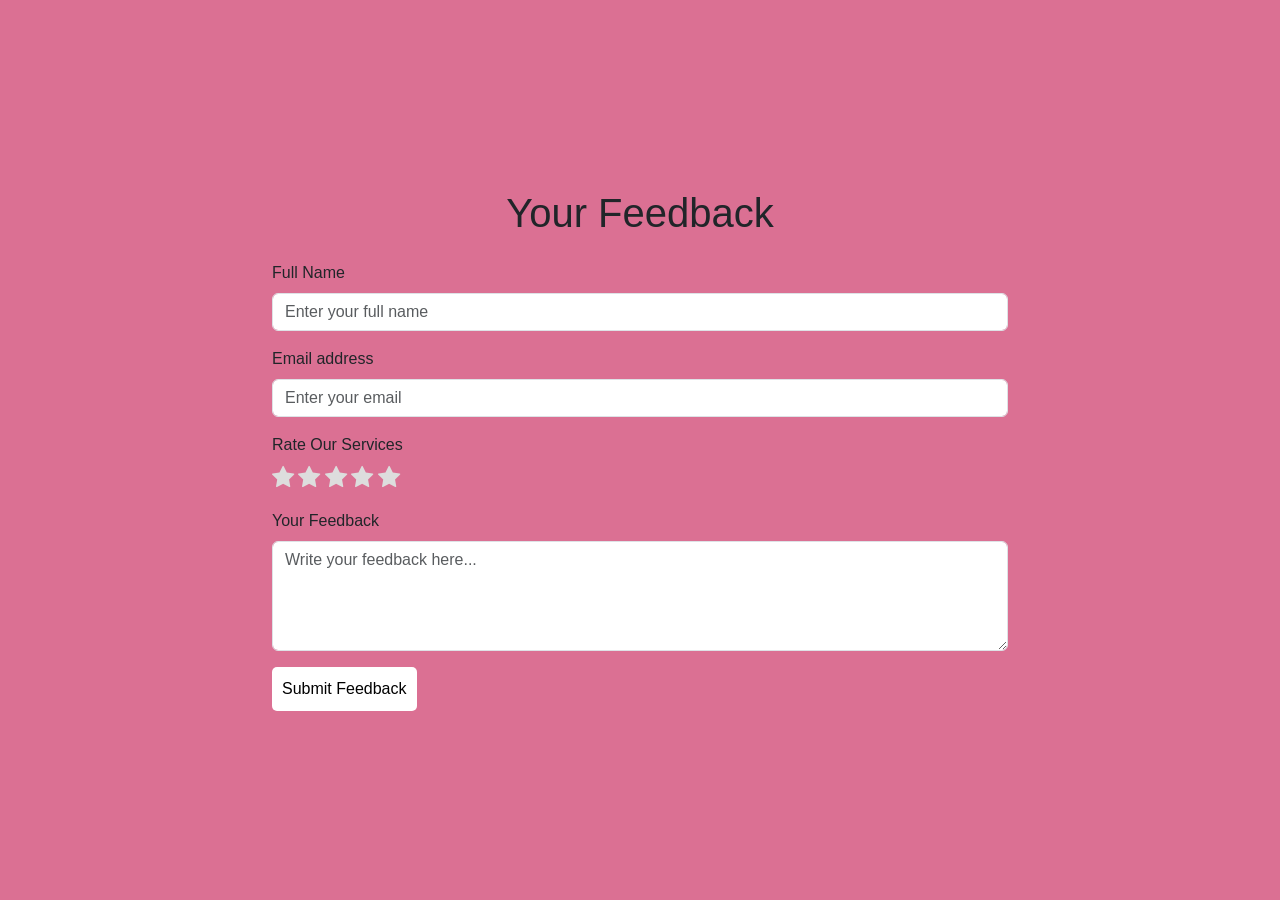
<file: feedback.html>
<!DOCTYPE html>
<html lang="en">
<head>
    <meta charset="UTF-8">
    <meta name="viewport" content="width=device-width, initial-scale=1.0">
    <title>Feedback | Pastel Skincare🌺</title>
    <link href="https://cdn.jsdelivr.net/npm/bootstrap@5.0.2/dist/css/bootstrap.min.css" rel="stylesheet" integrity="sha384-EVSTQN3/azprG1Anm3QDgpJLIm9Nao0Yz1ztcQTwFspd3yD65VohhpuuCOmLASjC" crossorigin="anonymous">
    <link rel="stylesheet" href="feedback.css">
      <link rel="stylesheet" href="https://cdnjs.cloudflare.com/ajax/libs/font-awesome/4.7.0/css/font-awesome.min.css">
      <link rel="icon" type="image/png" href="./1favicon/apple-touch-icon(2).png" sizes="96x96" />
      <link href="https://fonts.googleapis.com/css2?family=Playfair+Display:wght@500;700&display=swap" rel="stylesheet">
      <link rel="stylesheet" href="feedback.css">
</head>
<body>
<div class="container my-5" id="feedback">
  <h2 class="display-6 text-center mb-3 mb-4"> Your Feedback </h2>
 <div class="row">
  <div class="col-2"></div>
  <div class="col-8">
    <form>
      <div class="mb-3">
        <label for="name" class="form-label">Full Name</label>
        <input type="text" class="form-control" id="name" placeholder="Enter your full name" required>
      </div>
      <div class="mb-3">
        <label for="email" class="form-label">Email address</label>
        <input type="email" class="form-control" id="email" placeholder="Enter your email" required>
      </div>
      <div class="mb-3">
        <label class="form-label">Rate Our Services</label>
        <div class="star-rating" id="starRating">
          <span class="fa fa-star" data-rating="1"></span>
          <span class="fa fa-star" data-rating="2"></span>
          <span class="fa fa-star" data-rating="3"></span>
          <span class="fa fa-star" data-rating="4"></span>
          <span class="fa fa-star" data-rating="5"></span>
        </div>
        <input type="hidden" name="rating" id="ratingValue">
      </div>
      <div class="mb-3">
        <label for="feedback" class="form-label">Your Feedback</label>
        <textarea class="form-control" id="feedback" rows="4" placeholder="Write your feedback here..." required></textarea>
      </div>
      <button type="submit" class="btn-submit">Submit Feedback</button>
    </form>
  </div>
  <div class="col-2"></div>
 </div>
</div>
<script src="feedback.js"></script>
   </body>
</html>
</file>
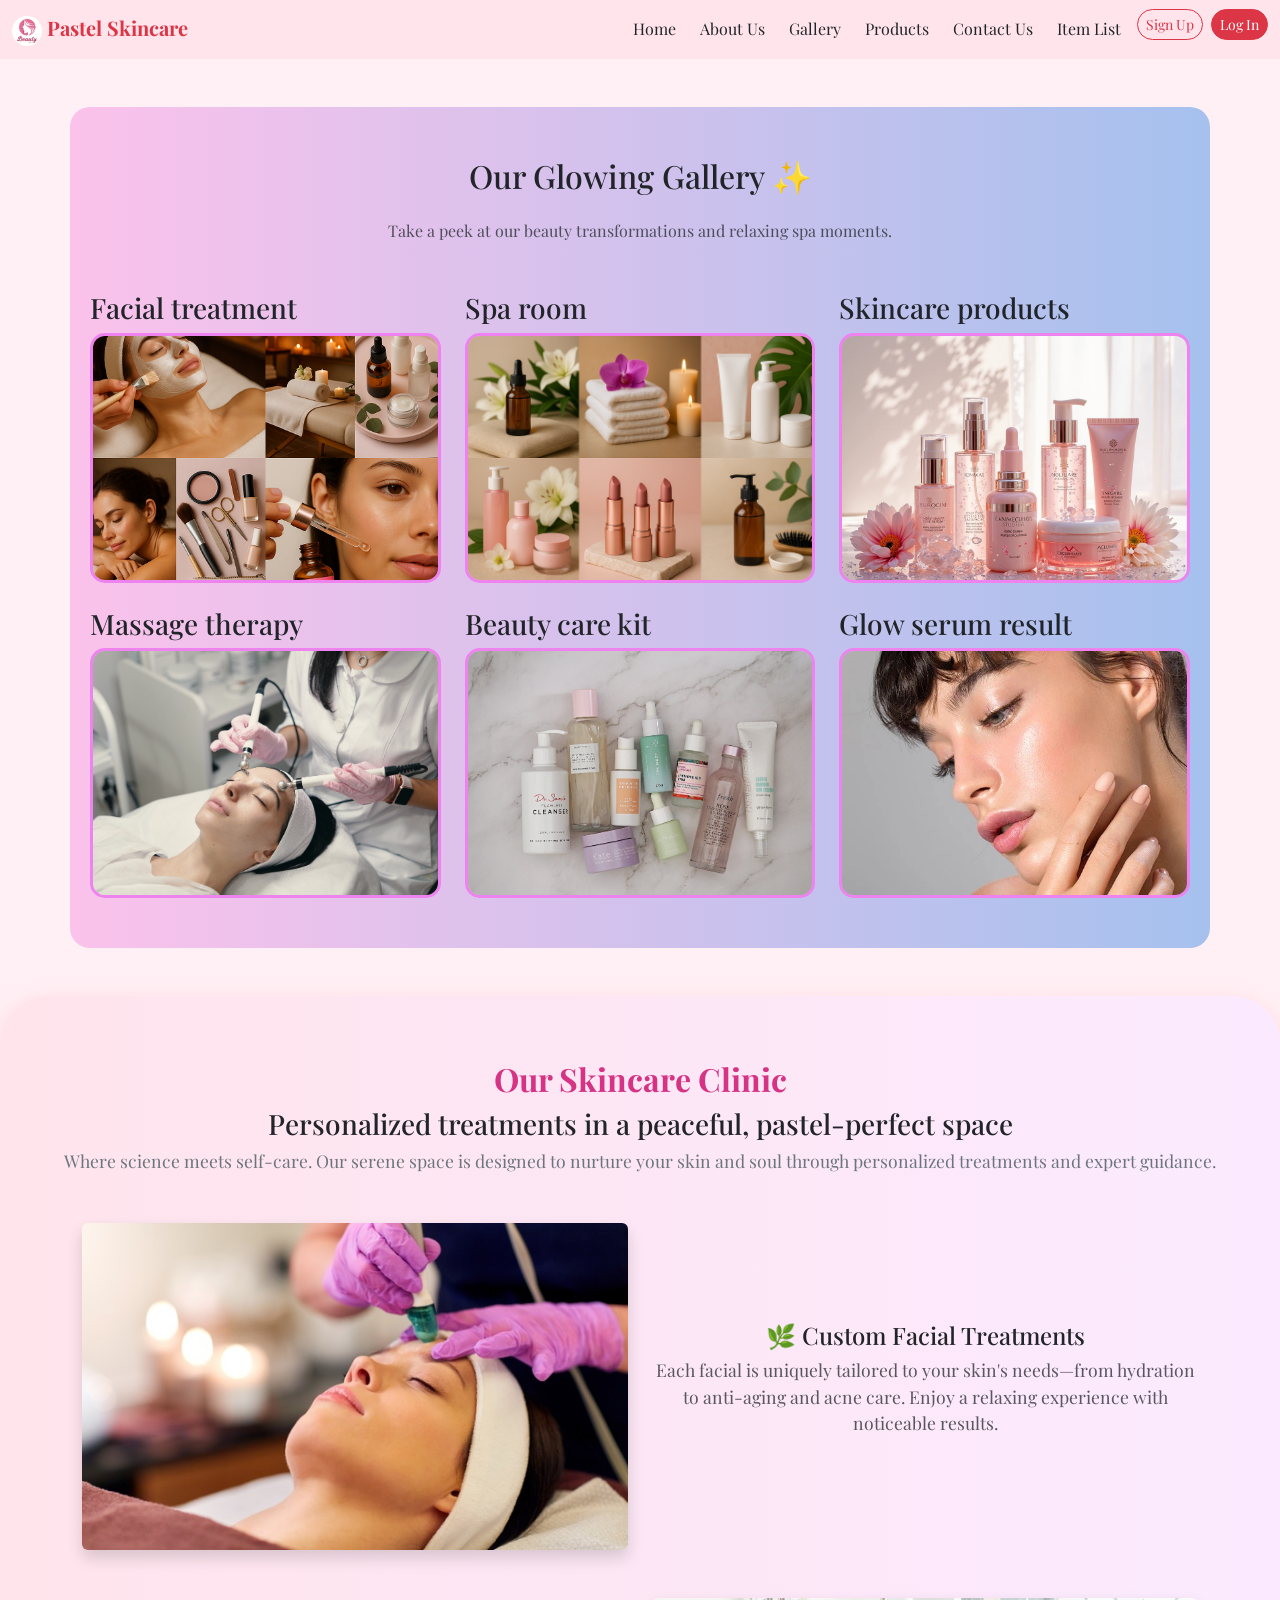
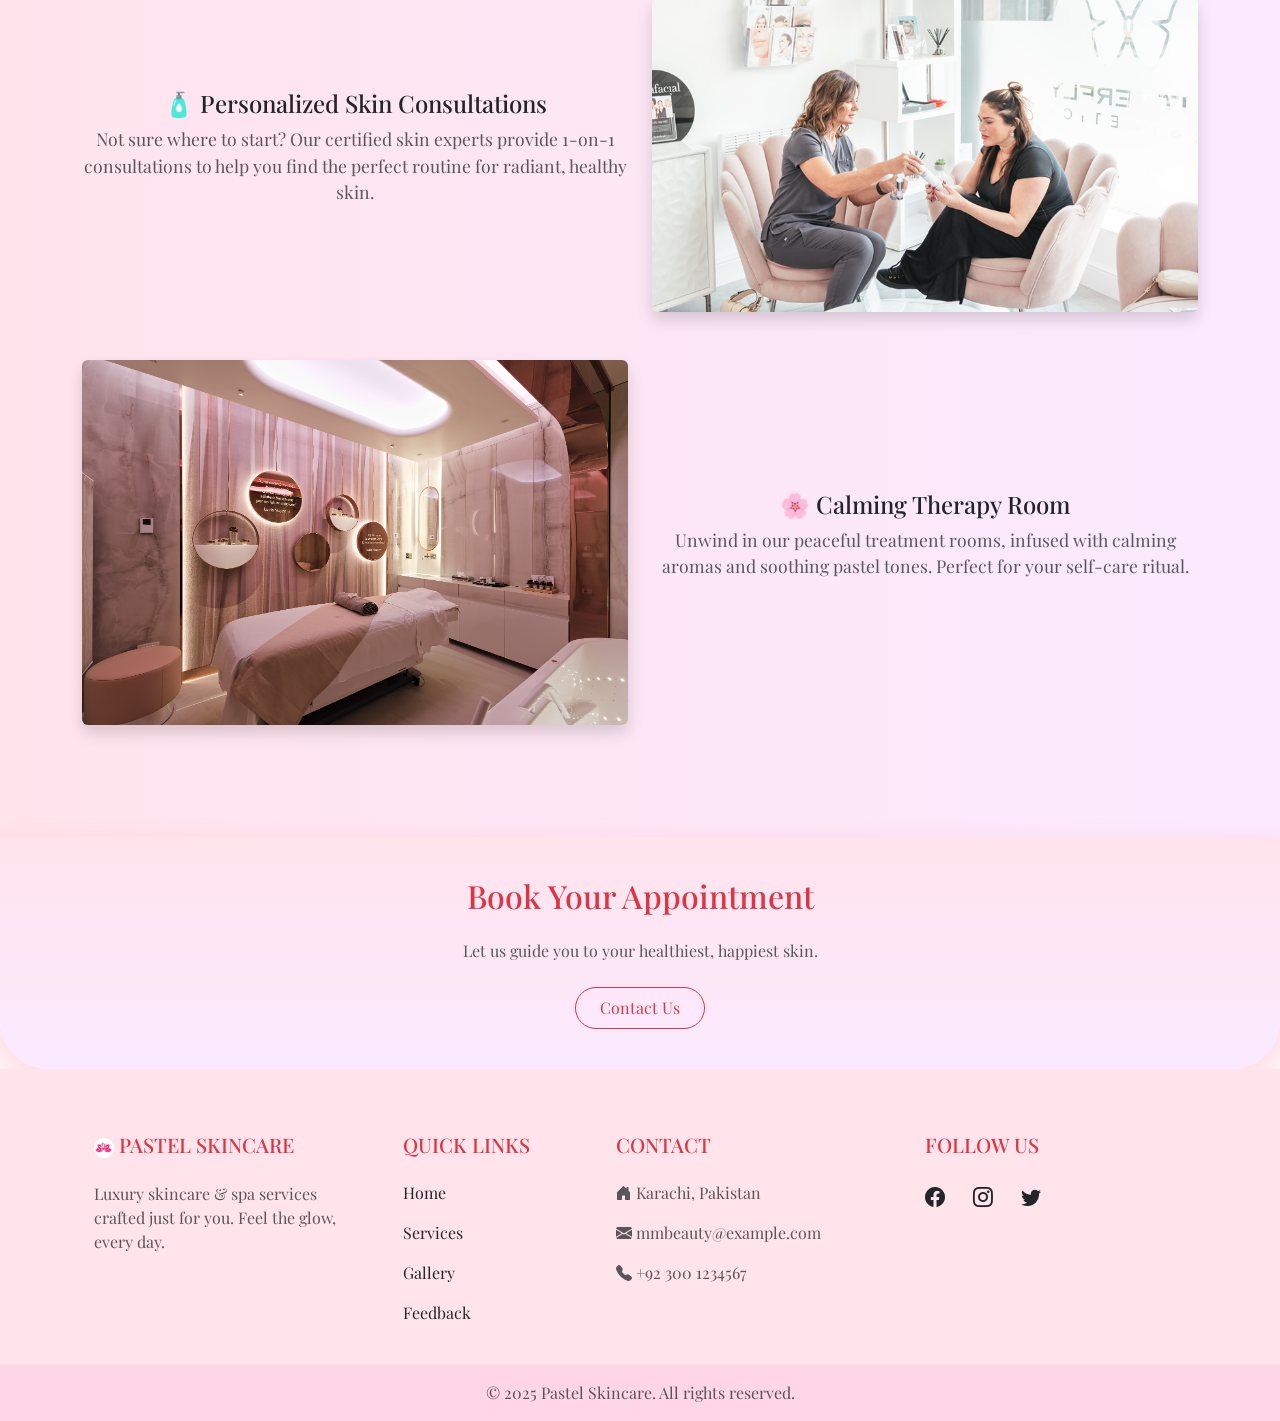
<file: gallerypage.html>
<!DOCTYPE html>
<html lang="en">
<head>
  <meta charset="UTF-8" />
  <meta name="viewport" content="width=device-width, initial-scale=1.0"/>
  <title>Gallery | Pastel Skincare🌺</title>
  <link href="https://cdn.jsdelivr.net/npm/bootstrap@5.3.3/dist/css/bootstrap.min.css" rel="stylesheet">
  <link href="https://cdn.jsdelivr.net/npm/bootstrap-icons@1.10.5/font/bootstrap-icons.css" rel="stylesheet">
   <!-- added by urs truly, Aala -->
  <link rel="icon" type="image/png" href="./1favicon/apple-touch-icon(2).png" sizes="96x96" />
  <!-- Google Fonts -->
  <link href="https://fonts.googleapis.com/css2?family=Playfair+Display:wght@500;700&display=swap" rel="stylesheet">
<link rel="stylesheet" href="gallery.css">
  </head>
<body>

  <!-- Navbar -->
  <nav class="navbar navbar-expand-lg navbar-light" style="background-color: #ffe4ec;">
  <div class="container-fluid">
    <a class="navbar-brand fw-bold text-danger" href="#">
      <img src="./1favicon/favicon(2).ico" alt="Logo" style="height: 30px;"> Pastel Skincare
    </a>
    <button class="navbar-toggler" type="button" data-bs-toggle="collapse" data-bs-target="#navbarNav">
      <span class="navbar-toggler-icon"></span>
    </button>
    <div class="collapse navbar-collapse justify-content-end" id="navbarNav">
      <ul class="navbar-nav gap-2">
        <li class="nav-item"><a class="nav-link text-dark" href="./index.html">Home</a></li>
        <li class="nav-item"><a class="nav-link text-dark" href="./AboutUs.html">About Us</a></li>
        <li class="nav-item active"><a class="nav-link text-dark active" href="#">Gallery</a></li>
        <li class="nav-item"><a class="nav-link text-dark" href="./product.html">Products</a></li>
        <li class="nav-item"><a class="nav-link text-dark" href="./contactus.html">Contact Us</a></li>
        <li class="nav-item"><a class="nav-link text-dark" href="./OrderPage.html">Item List</a></li>
        <li class="nav-item">
          <a href="./registeration_form.html" class="btn btn-outline-danger btn-sm rounded-pill">Sign Up</a>
        </li>
        <li class="nav-item">
          <a href="./login.html" class="btn btn-danger btn-sm rounded-pill">Log In</a>
        </li>
      </ul>
    </div>
  </div>
</nav>


  <!-- Gallery Section -->
  <section class="container colored-section my-5 text-dark">
    <h2 class="text-center mb-4">Our Glowing Gallery ✨</h2>
    <p class="text-center text-muted mb-5">Take a peek at our beauty transformations and relaxing spa moments.</p>

    <div class="row g-4">
      <div class="col-md-4">
        <h3>Facial treatment</h3>
        <img src="./image/ChatGPT Image May 27, 2025, 11_07_46 AM.png" class="gallery-img" alt="Facial treatment">
      </div>
      <div class="col-md-4">
        <h3>Spa room</h3>
        <img src="./image/ChatGPT Image May 27, 2025, 11_12_26 AM.png" class="gallery-img" alt="Spa room">
      </div>
      <div class="col-md-4">
        <h3>Skincare products</h3>
        <img src="./image/20250529_0930_image.png" class="gallery-img" alt="Skincare products">
      </div>
      <div class="col-md-4">
        <h3>Massage therapy</h3>
        <img src="./image/rejuvenating-facial-treatment.jpg" class="gallery-img" alt="Massage therapy">
      </div>
      <div class="col-md-4">
        <h3>Beauty care kit</h3>
        <img src="./image/skincare mythbusting.jpg" class="gallery-img" alt="Beauty care kit">
      </div>
      <div class="col-md-4">
        <h3>Glow serum result</h3>
        <img src="./image/27hchtbo_skincare650_625x300_08_July_21.jpg" class="gallery-img" alt="Glow serum result">
      </div>
    </div>
  </section>

    <section>
    <div class="clinic-header">
    <h2>Our Skincare Clinic</h2>
    <h3>Personalized treatments in a peaceful, pastel-perfect space</h3>
    <p>Where science meets self-care. Our serene space is designed to nurture your skin and soul through personalized treatments and expert guidance.</p>
  <div class="container">
    <div class="text-center mb-5">
      <p class="text-muted mx-auto" style="max-width: 600px;">
      </p>
    </div>

    <div class="row align-items-center mb-5">
      <div class="col-md-6 mb-4 mb-md-0 animate-left">
        <img src="./image/t600x362.jpg" alt="Facial Treatment" class="img-fluid rounded shadow" />
      </div>
      <div class="col-md-6">
        <h4>🌿 Custom Facial Treatments</h4>
        <p class="text-muted">
          Each facial is uniquely tailored to your skin's needs—from hydration to anti-aging and acne care. Enjoy a relaxing experience with noticeable results.
        </p>
      </div>
    </div>

    <div class="row align-items-center flex-md-row-reverse mb-5">
      <div class="col-md-6 mb-4 mb-md-0 animate-right">
        <img src="./image/Skincare-Consultation-Butterfly-Aesthetics-Wakefield.png" alt="Consultation" class="img-fluid rounded shadow" />
      </div>
      <div class="col-md-6">
        <h4>🧴 Personalized Skin Consultations</h4>
        <p class="text-muted">
          Not sure where to start? Our certified skin experts provide 1-on-1 consultations to help you find the perfect routine for radiant, healthy skin.
        </p>
      </div>
    </div>

    <div class="row align-items-center mb-5">
      <div class="col-md-6 mb-4 mb-md-0 animate-left">
        <img src="./image/LUCIA-MAGNANI-SKINCARE-BODY-TREATMENT-ROOM-02.jpg" alt="Therapy Room" class="img-fluid rounded shadow" />
      </div>
      <div class="col-md-6">
        <h4>🌸 Calming Therapy Room</h4>
        <p class="text-muted">
          Unwind in our peaceful treatment rooms, infused with calming aromas and soothing pastel tones. Perfect for your self-care ritual.
        </p>
      </div>
    </div>
  </div>
</section>
<!-- Contact / Booking -->
  <section class="clinic-section">
    <div class="container text-center">
      <h2 class="mb-4 text-danger">Book Your Appointment</h2>
      <p class="mb-4 text-muted">Let us guide you to your healthiest, happiest skin.</p>
      <a href="./contactus.html" class="btn btn-outline-danger px-4 py-2 rounded-pill">Contact Us</a>
    </div>
  </section>
 </div> 
  </section>
  </section>

  <!-- Footer -->
  <footer class="pt-5 pb-4" style="background-color: #ffe4ec;">
  <div class="container text-center text-md-start">
    <div class="row">
      <div class="col-md-3 col-lg-3 col-xl-3 mx-auto mt-3">
        <h5 class="text-uppercase mb-4 font-weight-bold text-danger">
          <img src="./1favicon/favicon(1).ico" alt="Icon" style="height: 20px;"> Pastel Skincare
        </h5>
        <p class="text-muted">Luxury skincare & spa services crafted just for you. Feel the glow, every day.</p>
      </div>

      <div class="col-md-2 col-lg-2 col-xl-2 mx-auto mt-3">
        <h5 class="text-uppercase mb-4 font-weight-bold text-danger">Quick Links</h5>
        <p><a href="./index.html" class="text-dark text-decoration-none">Home</a></p>
        <p><a href="./AboutUs.html" class="text-dark text-decoration-none">Services</a></p>
        <p><a href="./gallerypage.html" class="text-dark text-decoration-none">Gallery</a></p>
        <p><a href="./feedback.html" class="text-dark text-decoration-none">Feedback</a></p>
      </div>

      <div class="col-md-4 col-lg-3 col-xl-3 mx-auto mt-3">
        <h5 class="text-uppercase mb-4 font-weight-bold text-danger">Contact</h5>
        <p class="text-muted"><i class="bi bi-house-door-fill"></i> Karachi, Pakistan</p>
        <p class="text-muted"><i class="bi bi-envelope-fill"></i> mmbeauty@example.com</p>
        <p class="text-muted"><i class="bi bi-telephone-fill"></i> +92 300 1234567</p>
      </div>

      <div class="col-md-3 col-lg-4 col-xl-3 mx-auto mt-3">
        <h5 class="text-uppercase mb-4 font-weight-bold text-danger">Follow us</h5>
        <a href="https://www.facebook.com/?_rdr" class="text-dark me-4 fs-5"><i class="bi bi-facebook"></i></a>
        <a href="https://www.instagram.com/" class="text-dark me-4 fs-5"><i class="bi bi-instagram"></i></a>
        <a href="https://x.com/i/flow/login?redirect_after_login=%2Fexplore" class="text-dark me-4 fs-5"><i class="bi bi-twitter"></i></a>
      </div>
    </div>
  </div>
</footer>

<footer class="text-center py-3" style="background-color: #ffd6e6;">
  <p class="mb-0 text-muted">&copy; 2025 Pastel Skincare. All rights reserved.</p>
</footer>

   <!-- added by urs truly, Aala -->
   <div id="loader-wrapper">
  <div class="heart"></div>
  <div class="loader-text">Loading Pastel Magic...</div>
  <div class="fading-flower" style="top: 20%; left: 25%; animation-delay: 1s;"></div>
  <div class="fading-flower" style="top: 40%; left: 70%; animation-delay: 2s;"></div>
  <div class="fading-flower" style="top: 60%; left: 50%; animation-delay: 3s;"></div>
</div>
<script src="gallery.js"></script>   

</body>
</html>
</file>
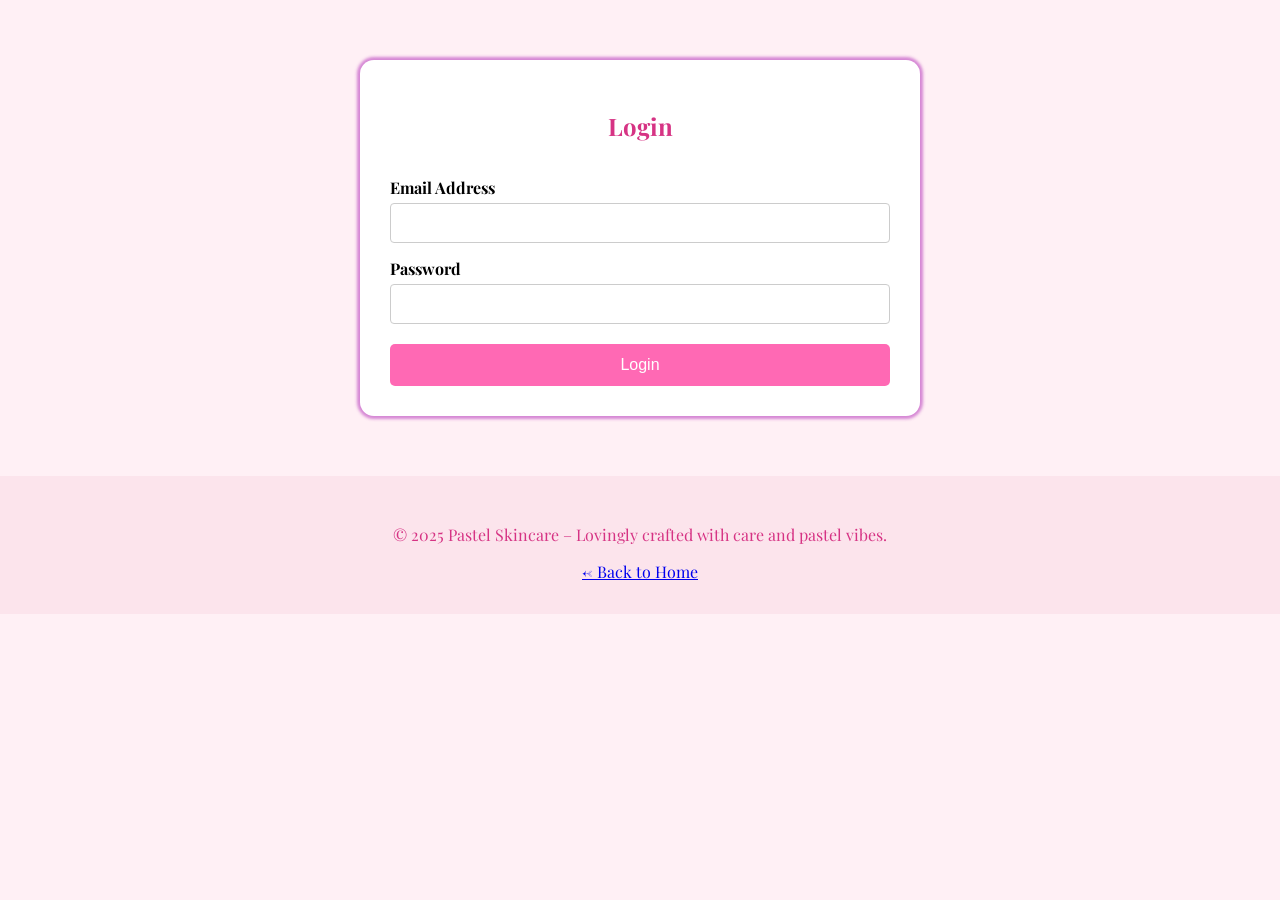
<file: login.html>
<!DOCTYPE html>
<html lang="en">
<head>
    <meta charset="UTF-8">
    <meta name="viewport" content="width=device-width, initial-scale=1.0">
    <title>Login | Pastel Skincare🌺</title>
    <link rel="icon" type="image/png" href="./1favicon/apple-touch-icon(2).png" sizes="96x96" />
    <link href="https://fonts.googleapis.com/css2?family=Playfair+Display:wght@500;700&display=swap" rel="stylesheet">
<link rel="stylesheet" href="login.css">
</head>
<body>
     
  <div class="container">
    <h2>Login</h2>
    <form>
        <label for="email">Email Address</label>
        <input type="email" id="email" name="email" required>

        <label for="password">Password</label>
        <input type="password" id="password" name="password" required>

        <button type="submit">Login</button>
    </form>
</div>

<script>
    document.querySelector("form").addEventListener("submit", function(event) {
        event.preventDefault();

        const email = document.getElementById("email").value.trim();
        const password = document.getElementById("password").value.trim();

        if (email === "" || !email.includes("@") || !email.includes(".")) {
            alert("Please enter a valid Email Address.");
            return;
        }

        if (password.length < 6) {
            alert("Password must be at least 6 characters.");
            return;
        }

        // Redirect to homepage or dashboard after successful login
        window.location.href = "index2.html";
    });
</script>


<footer>
  <p>&copy; 2025 Pastel Skincare – Lovingly crafted with care and pastel vibes.</p>
  <a href="./index.html">← Back to Home</a>
</footer>
  
    
</html>
<!-- <body>
     
 <h2>Login</h2>
  <form id="loginForm">
    <label for="name">Full Name</label>
    <input type="text" id="name" name="name" required>

    <label for="email">Email Address</label>
    <input type="email" id="email" name="email" required>

    <label for="password">Password</label>
    <input type="password" id="password" name="password" required>

    <button type="submit">Login</button>
  </form>
<footer>
    <p>&copy; 2025 Pastel Skincare – Lovingly crafted with care and pastel vibes.</p>
    <a href="./index.html">← Back to Home</a>
  </footer>
    <script src="login.js"></script>
</body>
</html> -->
</file>
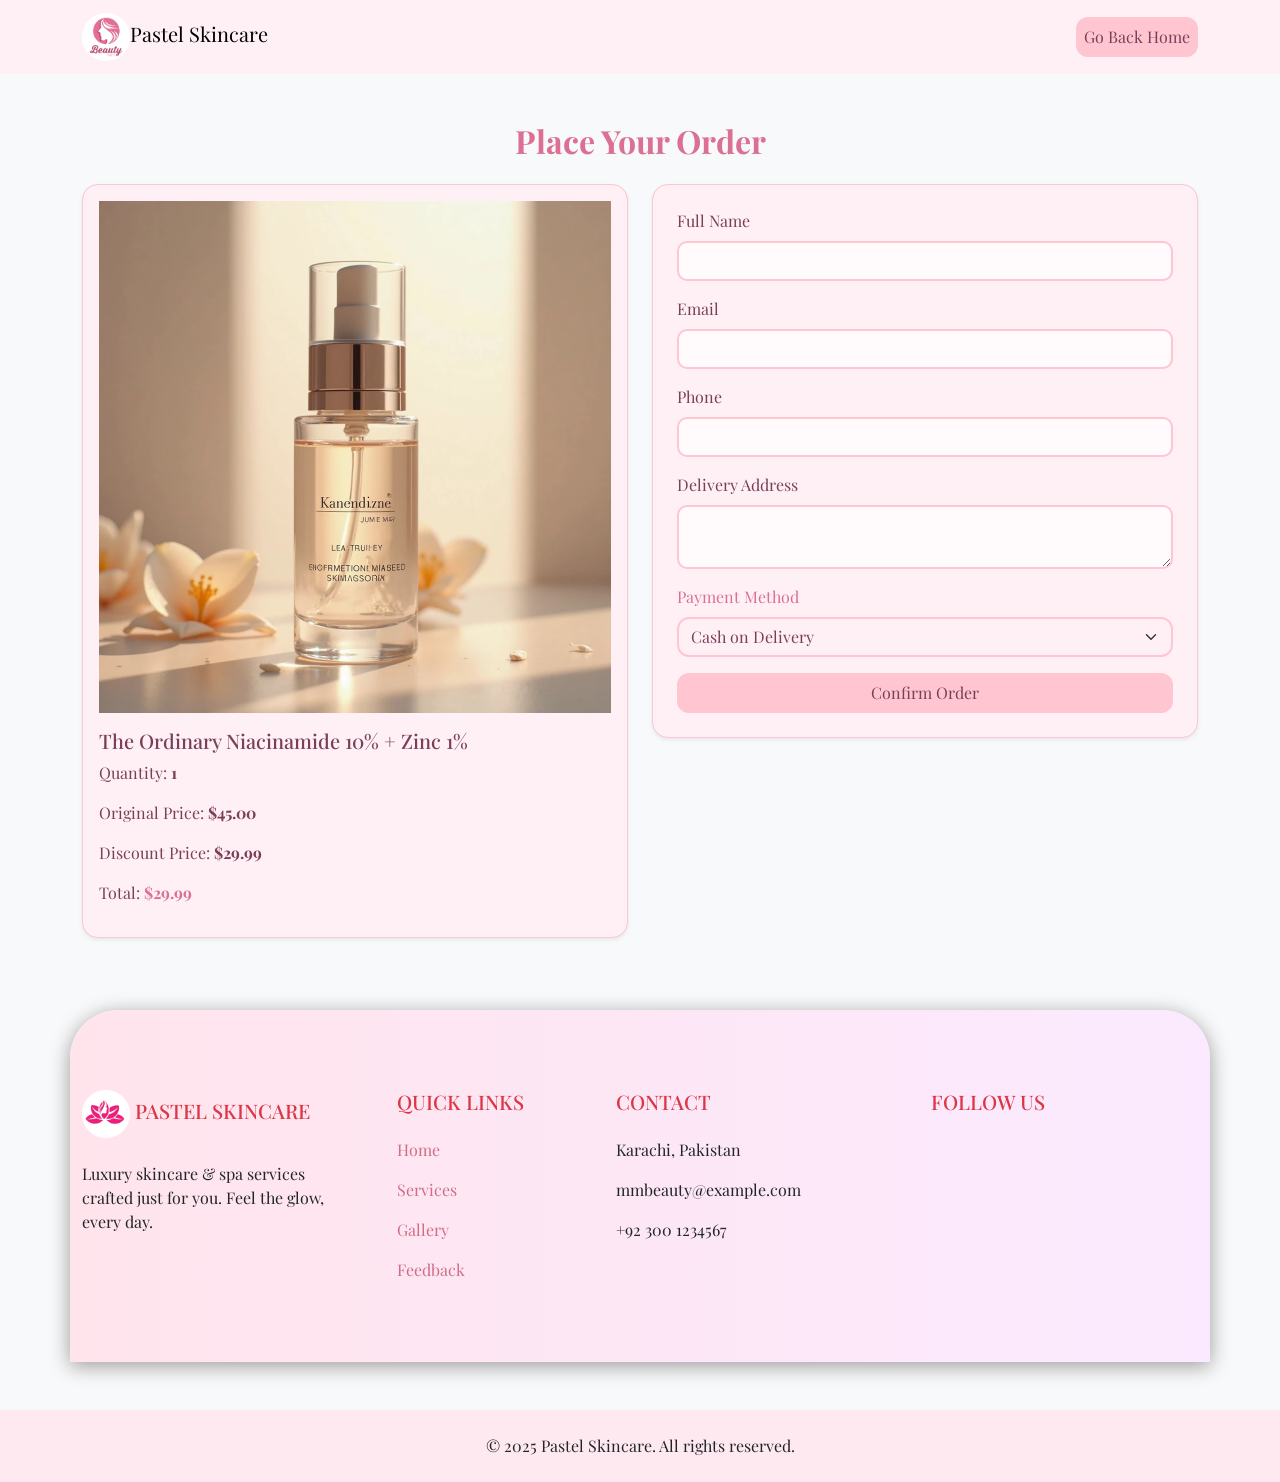
<file: OrderPage.html>
<!DOCTYPE html>
<html lang="en">
<head>
  <meta charset="UTF-8" />
  <meta name="viewport" content="width=device-width, initial-scale=1.0"/>
  <title>Order Now | Pastel Skincare🌺</title>
  <link href="https://cdn.jsdelivr.net/npm/bootstrap@5.3.0/dist/css/bootstrap.min.css" rel="stylesheet"/>
  <link rel="icon" type="image/png" href="./1favicon/apple-touch-icon(2).png" sizes="96x96" />
  <link href="https://fonts.googleapis.com/css2?family=Playfair+Display:wght@500;700&display=swap" rel="stylesheet">
  <link rel="stylesheet" href="orderpage.css">
</head>
<body class="bg-light">
   <nav class="navbar navbar-expand-lg navbar-light sticky-top" style="background-color: #fff0f5;">
    <div class="container">
      <a class="navbar-brand" href="#">
        <img src="./1favicon/favicon(2).ico">Pastel Skincare</a>
      <button class="navbar-toggler" type="button" data-bs-toggle="collapse" data-bs-target="#navbarNav"
        aria-controls="navbarNav" aria-expanded="false" aria-label="Toggle navigation">
        <span class="navbar-toggler-icon"></span>
      </button>
      <div class="collapse navbar-collapse" id="navbarNav">
        <ul class="navbar-nav ms-auto">
          <li class="nav-item">
            <a class="nav-link btn-pastel" href="./index.html" onclick="showLoader()">Go Back Home</a>
          </li>
        </ul>
      </div>
    </div>
  </nav>

  <div class="container my-5">
    <h2 class="text-center text-success mb-4">Place Your Order</h2>

    <div class="row">
      <!-- Product Summary -->
      <div class="col-md-6 mb-4">
        <div class="card p-3 shadow-sm">
          <img src="./image/serum.png" alt="Product" class="img-fluid mb-3">
          <h5>The Ordinary Niacinamide 10% + Zinc 1%</h5>
          <p>Quantity: <strong>1</strong></p>
          <p>Original Price: <strong>$45.00</strong></p>
          <p>Discount Price: <strong>$29.99</strong></p>
          <p>Total: <strong class="text-success">$29.99</strong></p>
        </div>
      </div>

      <!-- Order Form -->
      <div class="col-md-6">
        <div class="card p-4 shadow-sm">
          <form id="orderForm">
            <div class="mb-3">
              <label class="form-label">Full Name</label>
              <input type="text" class="form-control" required/>
            </div>
            <div class="mb-3">
              <label class="form-label">Email</label>
              <input type="email" class="form-control" required/>
            </div>
            <div class="mb-3">
              <label class="form-label">Phone</label>
              <input type="text" class="form-control" required/>
            </div>
            <div class="mb-3">
              <label class="form-label">Delivery Address</label>
              <textarea class="form-control" rows="2" required></textarea>
            </div>
            <div class="mb-3">
  <label class="form-label text-pink">Payment Method</label>
  <select class="form-select pastel-select" required>
    <option value="cod">Cash on Delivery</option>
    <option value="card">Credit/Debit Card</option>
  </select>
</div>


            <button type="submit" class="btn btn-pastel w-100">Confirm Order</button>

          </form>
        </div>
      </div>
    </div>
  </div>

  <footer>
      <div class="container containerr text-center text-md-start">
      <div class="row text-center text-md-start">
    
        <div class="col-md-3 col-lg-3 col-xl-3 mx-auto mt-3">
          <h5 class="text-uppercase mb-4 font-weight-bold text-danger"><img src="./1favicon/favicon(1).ico" alt=""> Pastel Skincare</h5>
          <p class="p2">Luxury skincare & spa services crafted just for you. Feel the glow, every day.</p>
        </div>
  
        <!-- Quick Links -->
        <div class="col-md-2 col-lg-2 col-xl-2 mx-auto mt-3">
          <h5 class="text-uppercase mb-4 font-weight-bold text-danger">Quick Links</h5>
          <p><a href="./index.html" class="text-dirty-pink text-decoration-none">Home</a></p>
          <p><a href="./AboutUs.html" class="text-dirty-pink text-decoration-none">Services</a></p>
          <p><a href="./gallerypage01.html" class="text-dirty-pink text-decoration-none">Gallery</a></p>
          <p><a href="./feedback.html" class="text-dirty-pink text-decoration-none">Feedback</a></p>
        </div>
        <div class="col-md-4 col-lg-3 col-xl-3 mx-auto mt-3">
          <h5 class="text-uppercase mb-4 font-weight-bold text-danger">Contact</h5>
          <p><i class="bi bi-house-door-fill"></i> Karachi, Pakistan</p>
          <p><i class="bi bi-envelope-fill"></i> mmbeauty@example.com</p>
          <p><i class="bi bi-telephone-fill"></i> +92 300 1234567</p>
        </div>
        <div class="col-md-3 col-lg-4 col-xl-3 mx-auto mt-3">
          <h5 class="text-uppercase mb-4 font-weight-bold text-danger">Follow us</h5>
          <a href="https://www.facebook.com/?_rdr" class="text-dirty-pink me-4 fs-5"><i class="bi bi-facebook"></i></a>
          <a href="https://www.instagram.com/" class="text-dirty-pink me-4 fs-5"><i class="bi bi-instagram"></i></a>
          <a href="https://x.com/i/flow/login?redirect_after_login=%2Fexplore" class="text-dirty-pink me-4 fs-5"><i class="bi bi-twitter"></i></a>
          </div>
        </div>
    </div>
</footer>

  <footer class="text-center py-4 mt-5" style="background-color: #ffe9f0;">
      <p class="mb-0">&copy; 2025 Pastel Skincare. All rights reserved.</p>
    </footer>
  </section>

  <script>document.getElementById('orderForm').addEventListener('submit', function(e) {
  e.preventDefault();
  alert('Your order has been placed successfully!');
});</script>
</body>
</html>
</file>
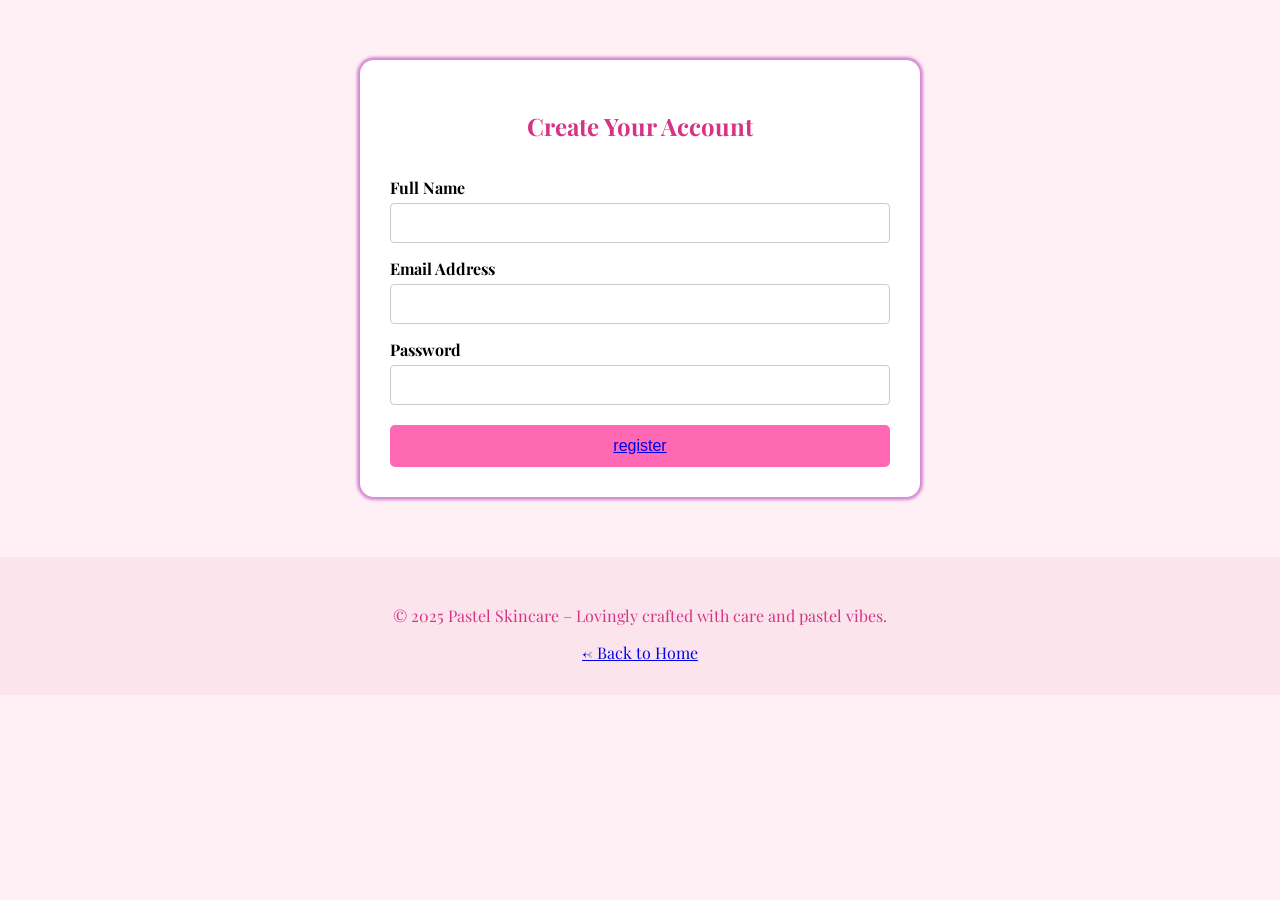
<file: registeration_form.html>
<!DOCTYPE html>
<html lang="en">
<head>
    <meta charset="UTF-8">
    <meta name="viewport" content="width=device-width, initial-scale=1.0">
    <title>SignUp | Pastel Skincare🌺</title>
    <link rel="icon" type="image/png" href="./1favicon/apple-touch-icon(2).png" sizes="96x96" />
    <link href="https://fonts.googleapis.com/css2?family=Playfair+Display:wght@500;700&display=swap" rel="stylesheet">

<link rel="stylesheet" href="registeration.css">
</head>
<body>
    <div class="container">
        <h2>Create Your Account</h2>
        <form action="/submit_registration" method="POST">
            <label for="fullname">Full Name</label>
            <input type="text" id="fullname" name="fullname" required>

            <label for="email">Email Address</label>
            <input type="email" id="email" name="email" required>

            <label for="password">Password</label>
            <input type="password" id="password" name="password" required>


             <button type="submit">    <a href="login.html">  register</a></button>
        </form>
    </div>

    <footer>
    <p>&copy; 2025 Pastel Skincare – Lovingly crafted with care and pastel vibes.</p>
    <a href="./index.html">← Back to Home</a>
  </footer>
    
</body>
</html>
</file>
<file: about.css>
body {
      font-family: 'Playfair Display', serif;
      background: linear-gradient(180deg, #ffdce2 0%, #ffe0f0 100%);
      color: #6d3d6d;
    }

    header {
      background: linear-gradient(90deg, #ffb6c1, #ffc0cb);
      padding: 4rem 0;
      text-align: center;
      position: relative;
      overflow: hidden;
      z-index: 1;
      color: white;
    }

    header::before {
      content: "";
      position: absolute;
      top: 0; left: 0; right: 0; bottom: 0;
      background-size: cover;
      background-position: center;
      animation: slideBackground 15s infinite;
      z-index: -1;
      filter: brightness(0.6);
    }

    @keyframes slideBackground {
      0% { background-image: url(./image/sb.png); }
      33% { background-image: url('./image/sbg1.png'); }
      66% { background-image: url('./image/sbg2.png'); }
      100% { background-image: url('./image/sbg3.png'); }
    }

    .section-title {
      font-weight: bold;
      color: #d77fa1;
      margin-bottom: 2rem;
    }

    .about-section {
      background-color: #fff4f7;
      padding: 3rem;
      border-radius: 20px;
      box-shadow: 0 8px 24px rgba(0,0,0,0.1);
    }

    .about-img {
      max-width: 100%;
      border-radius: 20px;
      box-shadow: 0 6px 16px rgba(0,0,0,0.1);
    }

    .btn-pastel {
      background-color: #e892a2;
      color: white;
      border: none;
    }

    .btn-pastel:hover {
      background-color: #da7890;
    }

    .pastel-card {
  border-radius: 1.25rem;
  box-shadow: 0 4px 20px rgba(255, 192, 203, 0.4); /* soft pink glow */
  transition: transform 0.3s ease, box-shadow 0.3s ease;
  border: 1px solid #fce4ec; /* soft pink border */
}

.pastel-card:hover {
  transform: translateY(-5px);
  box-shadow: 0 8px 30px rgba(255, 182, 193, 0.5); /*glow on hover */
}

.navbar {
      background-color: #ffc5d0;
    }

    .navbar-brand {
      color: #d77fa1;
      font-weight: bold;
      font-family: 'Playfair Display', serif;
    }

    .text-dirty-pink {
  color: #d16b86 !important; /* Dirty Pink */
}
.clinic-section {
      padding: 2.5rem 0;
    }

    .containerr {
      background: linear-gradient(to right, #ffe4ec, #fbeaff);
      padding: 4rem 0;
      text-align: center;
      border-radius: 3rem 3rem 0 0;
      box-shadow: 0 4px 20px rgba(255, 182, 193, 0.4);
    }

    .btn-pastel {
  display: inline-block;
  padding: 0.35rem 0.75rem;
  background-color: #ffc5d0;   
  color: #7a3f58;              
  border: none;
  border-radius: 12px;        
  font-size: 0.875rem;        
  text-decoration: none;
  transition: background-color 0.3s ease, color 0.3s ease;
  cursor: pointer;
  text-align: center;
}

.btn-pastel:hover {
  background-color: #ff9fb3; 
  color: white;
}
</file>
<file: contact.css>
body {
      font-family: 'Playfair Display', serif;
      font-weight: bolder;
      font-size: 500;
    }
    h2 {
      text-align: center;
      color: palevioletred;
    }
    #contact {
      grid-area: contact;
      padding: 20px;
    }
    .containerr {
      background: linear-gradient(to right, #ffe4ec, #fbeaff);
      padding: 4rem 0;
      text-align: center;
      border-radius: 3rem 3rem 0 0;
      box-shadow: 0 4px 20px rgba(255, 182, 193, 0.4);
    }
    .contact-form {
      max-width: 600px;
      margin: auto;
    }
    .form-group {
      display: flex;
      flex-wrap: wrap;
      gap: 15px;
      margin-bottom: 15px;
    }
    .contact-form input,
    .contact-form textarea {
      flex: 1 1 100%;
      padding: 10px;
      border: 1px solid #ccc;
      border-radius: 5px;
    }
    .contact-form input:focus,
    .contact-form textarea:focus {
      border-color: palevioletred;
      outline: none;
    }
    .contact-form button {
      background-color: palevioletred;
      color: white;
      border: none;
      padding: 12px 20px;
      cursor: pointer;
      border-radius: 5px;
    }
    .contact-form button:hover {
      background-color: pink;
    }
    .text-pink {
      color: palevioletred;
    }
    .navbar {
      background-color: #ffc5d0;
    }
    .navbar-brand {
      color: #d77fa1;
      font-weight: bold;
      font-family: 'Playfair Display', serif;
    }

    .btn-pastel {
  display: inline-block;
  padding: 0.35rem 0.75rem;
  background-color: #ffc5d0; 
  color: #7a3f58;       
  border: none;
  border-radius: 12px;     
  font-size: 0.875rem;    
  text-decoration: none;
  transition: background-color 0.3s ease, color 0.3s ease;
  cursor: pointer;
  text-align: center;
}

.btn-pastel:hover {
  background-color: #ff9fb3; 
  color: white;
}

 p {
    text-align: center;
    }
</file>
<file: feedback.css>
body{
    background-color:palevioletred;
    height: 100vh;
    display: flex;
    justify-content: center;
    align-items: center;
    font-family: Arial, Helvetica, sans-serif;
}
.feedback-card{
    max-width: 500px;
    padding: 20px; 
    border-radius: 12px;
    background-color: white;
    text-align: center;
}
.myicon{
    font-size: 50px;
    padding: 0.5rem;
}
.star-rating .fa-star {
    font-size: 1.5rem;
    cursor: pointer;
    color: #ddd;
  }
  .star-rating .fa-star.checked {
    color: gold;
  }
  .btn-submit{
    background-color: white;
    color:black;
    border: none;
    padding: 10px;
    font-size: 16px;
    border-radius: 5px;
    transition: 0.3s;
}
  .btn-submit:hover{
    background-color:plum ;
  }
</file>
<file: gallery.css>
body {
      background-color: #fff0f5;
      /* font-family: 'Segoe UI', sans-serif; */
      font-family: 'Playfair Display', serif;
    }

    h2, h5 {
      font-family: 'Playfair Display', serif;
    }

    .colored-section {
      background: linear-gradient(to right, #fbc2eb, #a6c1ee);
      padding: 50px 20px;
      border-radius: 20px;
    }

    .gallery-img {
      width: 100%;
      height: 250px;
      object-fit: cover;
      border: 3px solid violet;
      border-radius: 15px;
      transition: transform 0.3s ease;
    }

    .gallery-img:hover {
      transform: scale(1.05);
      box-shadow: 0 8px 16px rgba(0, 0, 0, 0.2);
    }

    .btn-gradient {
      background: linear-gradient(135deg, #ff69b4, #ff1493);
      color: white;
      border: none;
      border-radius: 30px;
      padding: 10px 25px;
      font-weight: bold;
      transition: all 0.3s ease;
      box-shadow: 0 4px 10px rgba(255, 20, 147, 0.3);
    }

    .btn-gradient:hover {
      background: linear-gradient(135deg, #ff1493, #c71585);
      transform: scale(1.05);
      box-shadow: 0 6px 12px rgba(199, 21, 133, 0.4);
    }

    footer {
      background-color: #1c1c1c;
    }
    /* added by urs truly, Aala */
    #loader-wrapper {
  position: fixed;
  top: 0; left: 0;
  width: 100%; height: 100%;
  background: #fff0f6;
  z-index: 9999;
  display: flex;
  align-items: center;
  justify-content: center;
  flex-direction: column;
}

.heart {
  position: relative;
  width: 80px;
  height: 70px;
  background: pink;
  transform: rotate(-45deg);
  animation: pulse 1.5s infinite;
}

.heart::before, .heart::after {
  content: '';
  position: absolute;
  width: 80px;
  height: 70px;
  background: pink;
  border-radius: 50%;
}

.heart::before {
  top: -40px;
  left: 0;
}

.heart::after {
  top: 0;
  left: 40px;
}

@keyframes pulse {
  0%   { transform: scale(1) rotate(-45deg); opacity: 1; }
  50%  { transform: scale(1.1) rotate(-45deg); opacity: 0.7; }
  100% { transform: scale(1) rotate(-45deg); opacity: 1; }
}

.loader-text {
  margin-top: 1.5rem;
  font-size: 1.5rem;
  color: #d77fa1;
  font-weight: bold;
  animation: shimmer 2s infinite;
}

@keyframes shimmer {
  0% { opacity: 0.3; }
  50% { opacity: 1; }
  100% { opacity: 0.3; }
}

.fading-flower {
  position: absolute;
  width: 40px;
  height: 40px;
  background: radial-gradient(circle at center, #ffc0cb 0%, transparent 70%);
  border-radius: 50%;
  animation: float 5s infinite ease-in-out;
  opacity: 0.6;
}

.clinic-header {
      background: linear-gradient(to right, #ffe4ec, #fbeaff);
      padding: 4rem 0;
      text-align: center;
      border-radius: 3rem 3rem 0 0;
      box-shadow: 0 4px 20px rgba(255, 182, 193, 0.4);
    }

    .clinic-header h2 {
      font-size: 2rem;
      font-weight: bold;
      color: #d63384;
    }

    .clinic-header p {
      color: #6c757d;
      font-size: 1.1rem;
    }

    .clinic-section {
      background: linear-gradient(to top, #fbeaff, #ffe4ec);
      padding: 2.5rem 0;
      border-radius: 0 0 3rem 3rem;
      box-shadow: 0 4px 20px rgba(255, 182, 193, 0.4);
    }

    .clinic-page img {
  border-radius: 1rem;
  box-shadow: 0 6px 20px rgba(248, 198, 216, 0.3);
}

.animate-left, .animate-right {
  opacity: 0;
  transform: translateX(50px);
  transition: all 0.6s ease-in-out;
}

.animate-right {
  transform: translateX(-50px);
}

.animate-left.visible,
.animate-right.visible {
  opacity: 1;
  transform: translateX(0);
}
</file>
<file: login.css>
body {
    font-family: 'Playfair Display', serif;
    background-color: #fff0f5;
    margin: 0;
    padding: 0;
}

.container {
    width: 100%;
    max-width: 500px;
    margin: 60px auto;
    background-color: white;
    padding: 30px;
    box-shadow: 0 0 3px 3px rgba(206, 117, 206, 0.863);
    border-radius: 14px;
}

h2 {
    text-align: center;
    color: #d63384;
}

form {
    display: flex;
    flex-direction: column;
}

label {
    margin-top: 15px;
    font-weight: bold;
}

input, select {
    padding: 10px;
    margin-top: 5px;
    border: 1px solid #ccc;
    border-radius: 4px;
    font-size: 16px;
}

button {
    margin-top: 20px;
    padding: 12px;
    background-color: #ff69b4;
    border: none;
    color: white;
    font-size: 16px;
    border-radius: 5px;
    cursor: pointer;
}

button:hover {
    background-color: #e055a0;
}
footer {
background-color: #fce4ec;
padding: 2rem 0;
text-align: center;
color: #d63384;
}
</file>
<file: orderpage.css>
body {
  font-family: 'Playfair Display', serif;
  background-color: pink;
}

.card {
  border-radius: 12px;
  border: none;
}

h2 {
  font-weight: 700;
  color:  rgb(216, 112, 164);
}
.btn-pastel {
  display: inline-block;
  padding: 0.35rem 0.75rem;
  background-color: #ffc5d0;   
  color: #7a3f58;              
  border: none;
  border-radius: 12px;        
  font-size: 0.875rem;        
  text-decoration: none;
  transition: background-color 0.3s ease, color 0.3s ease;
  cursor: pointer;
  text-align: center;
}

.btn-pastel:hover {
  background-color: #ff9fb3; 
  color: white;
}

.containerr {
      background: linear-gradient(to right, #ffe4ec, #fbeaff);
      padding: 4rem 0;
      text-align: center;
      border-radius: 3rem 3rem 0 0;
      box-shadow: 0 4px 20px rgba(23, 13, 15, 0.4);
    }

    .text-dirty-pink {
  color: #d16b86 !important;}

  .btn-pastel {
  display: inline-block;
  padding: 0.5rem 1rem;
  background-color: #ffc5d0;   
  color: #7a3f58;             
  border: none;
  border-radius: 12px;
  font-size: 1rem;
  text-decoration: none;
  transition: background-color 0.3s ease, color 0.3s ease;
  cursor: pointer;
  text-align: center;
}

.btn-pastel:hover {
  background-color: #ff9fb3;   
  color: white;
}

.text-pink {
  color: palevioletred;
}

.pastel-select {
  border-radius: 12px;
  border: 2px solid #ffc5d0;       
  background-color: #fff0f5;        
  color: #7a3f58;                   
  transition: border-color 0.3s ease;
}

.pastel-select:focus {
  border-color: #ff9fb3;        
  box-shadow: 0 0 5px rgba(255, 182, 193, 0.5);
  outline: none;
}

/* Theme colors */
.text-success {
  color: palevioletred !important;
}

.card {
  background-color: #fff0f5; 
  border: 1px solid #ffc5d0;
  border-radius: 16px;
}

.card h5,
.card p,
label {
  color: #7a3f58;
}

.form-control {
  border-radius: 10px;
  border: 2px solid #ffc5d0;
  background-color: #fffafc;
  transition: border-color 0.3s ease;
}

.form-control:focus {
  border-color: #ff9fb3;
  box-shadow: 0 0 5px rgba(255, 182, 193, 0.4);
  outline: none;
}
</file>
<file: registeration.css>
body {
            font-family: 'Playfair Display', serif;
            background-color: #fff0f5;
            margin: 0;
            padding: 0;
        }

        .container {
            width: 100%;
            max-width: 500px;
            margin: 60px auto;
            background-color: white;
            padding: 30px;
            box-shadow: 0 0 3px 3px rgba(206, 117, 206, 0.863);
            border-radius: 14px;
        }

        h2 {
            text-align: center;
            color: #d63384;
        }

        form {
            display: flex;
            flex-direction: column;
        }

        label {
            margin-top: 15px;
            font-weight: bold;
        }

        input, select {
            padding: 10px;
            margin-top: 5px;
            border: 1px solid #ccc;
            border-radius: 4px;
            font-size: 16px;
        }

        button {
            margin-top: 20px;
            padding: 12px;
            background-color: #ff69b4;
            border: none;
            color: white;
            font-size: 16px;
            border-radius: 5px;
            cursor: pointer;
        }

        button:hover {
            background-color: #e055a0;
        }
        footer {
      background-color: #fce4ec;
      padding: 2rem 0;
      text-align: center;
      color: #d63384;
    }
</file>
